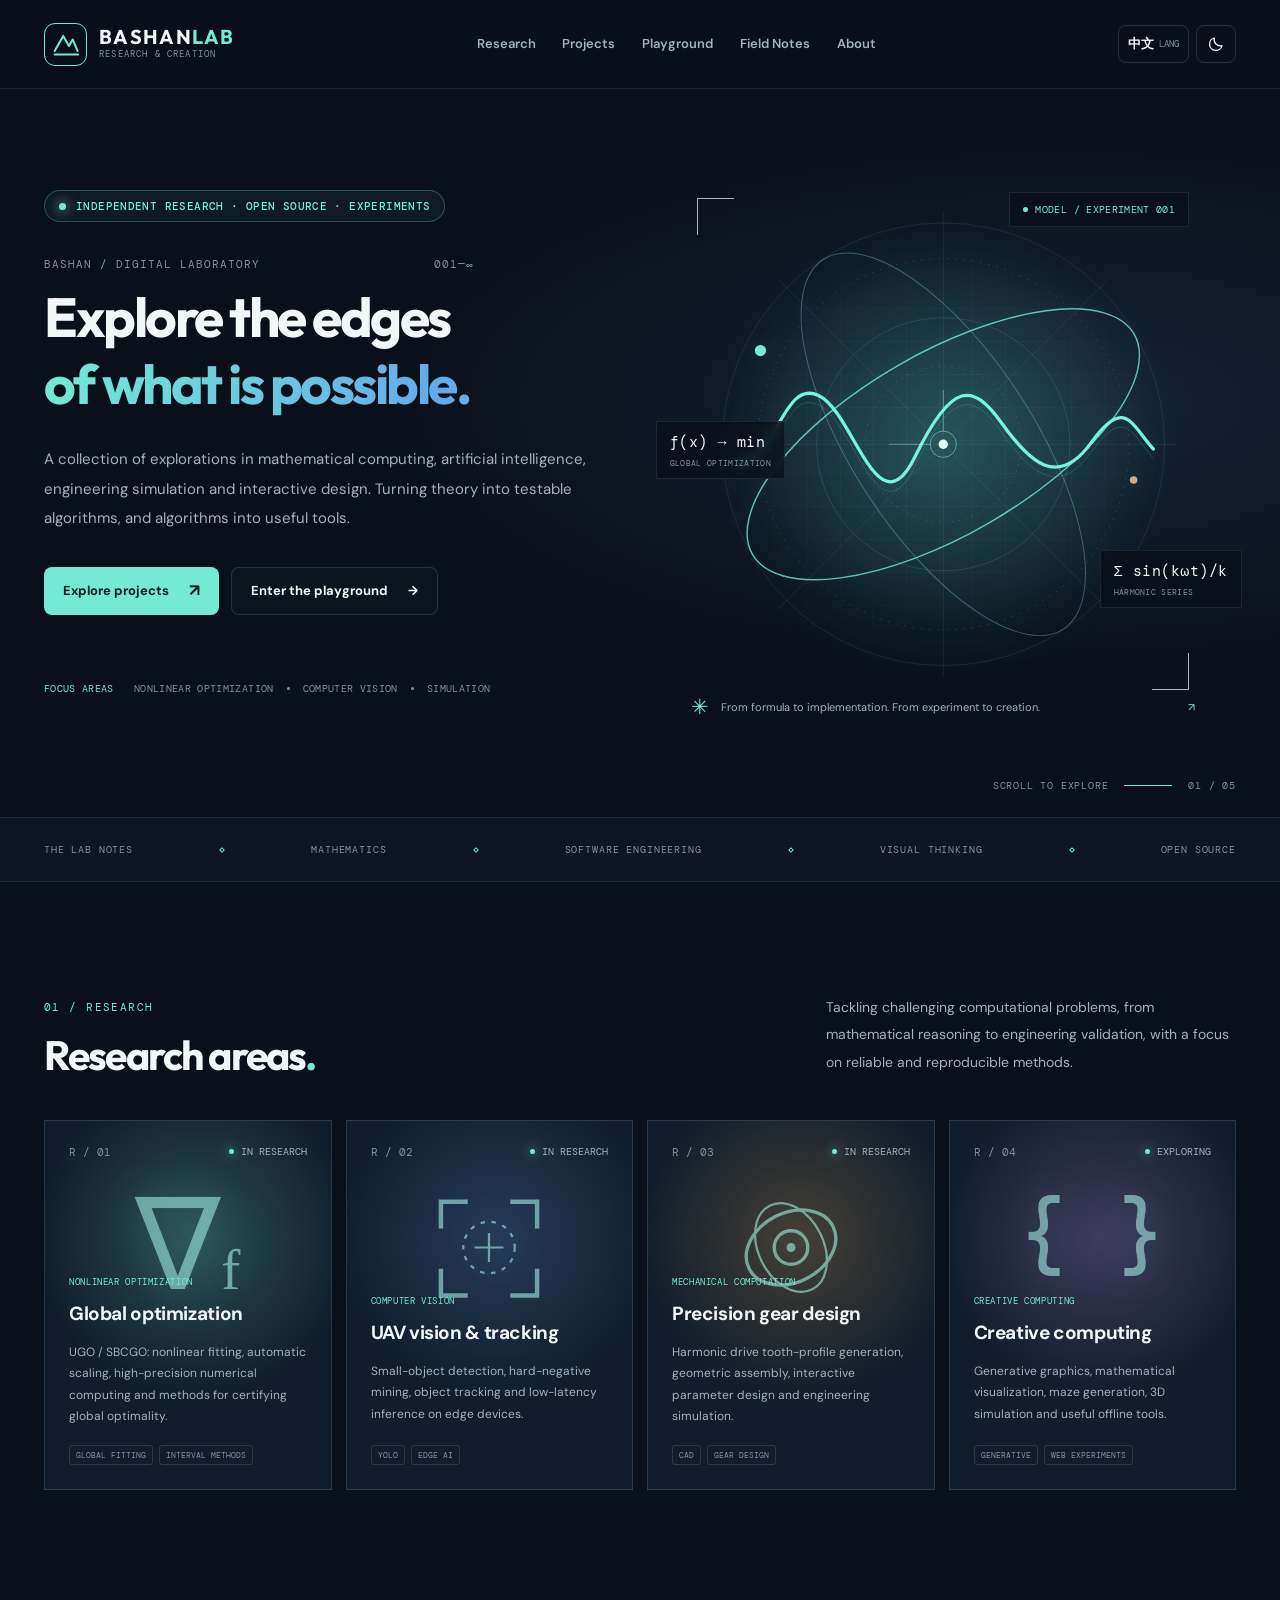
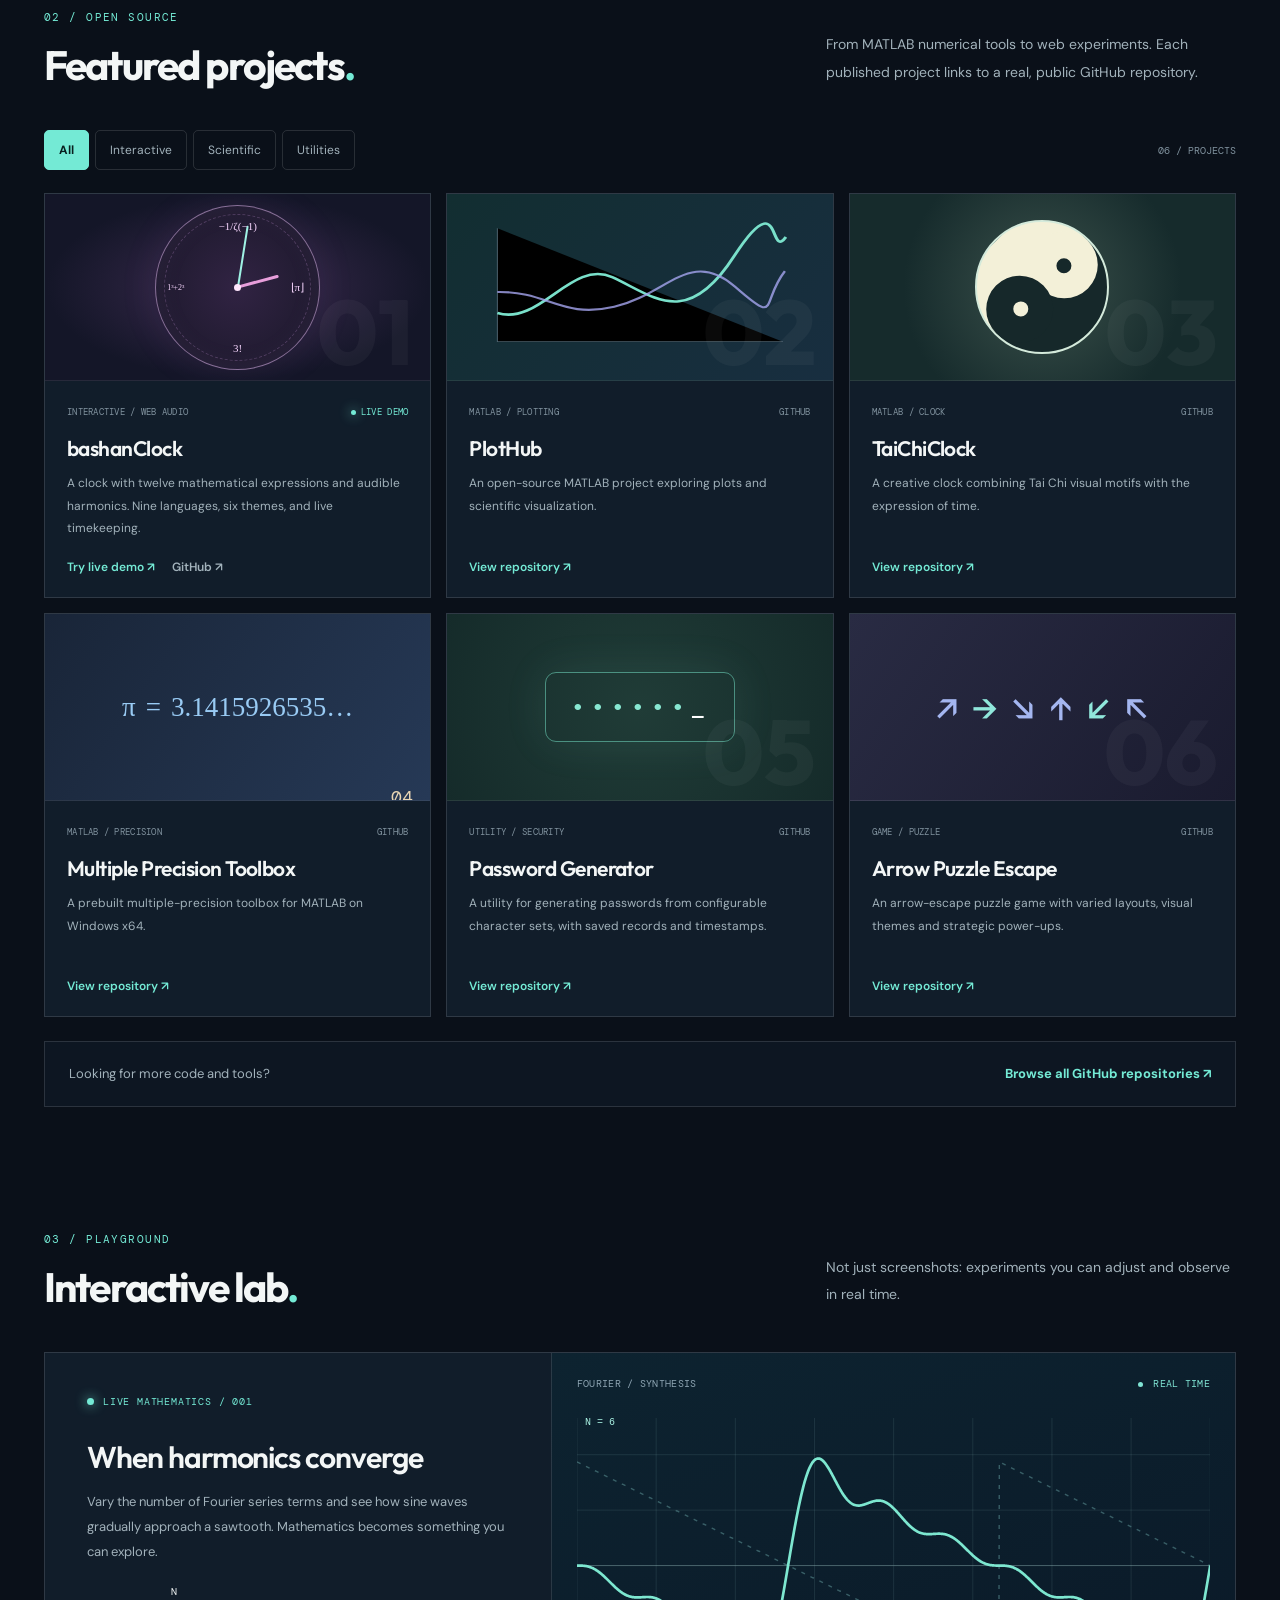
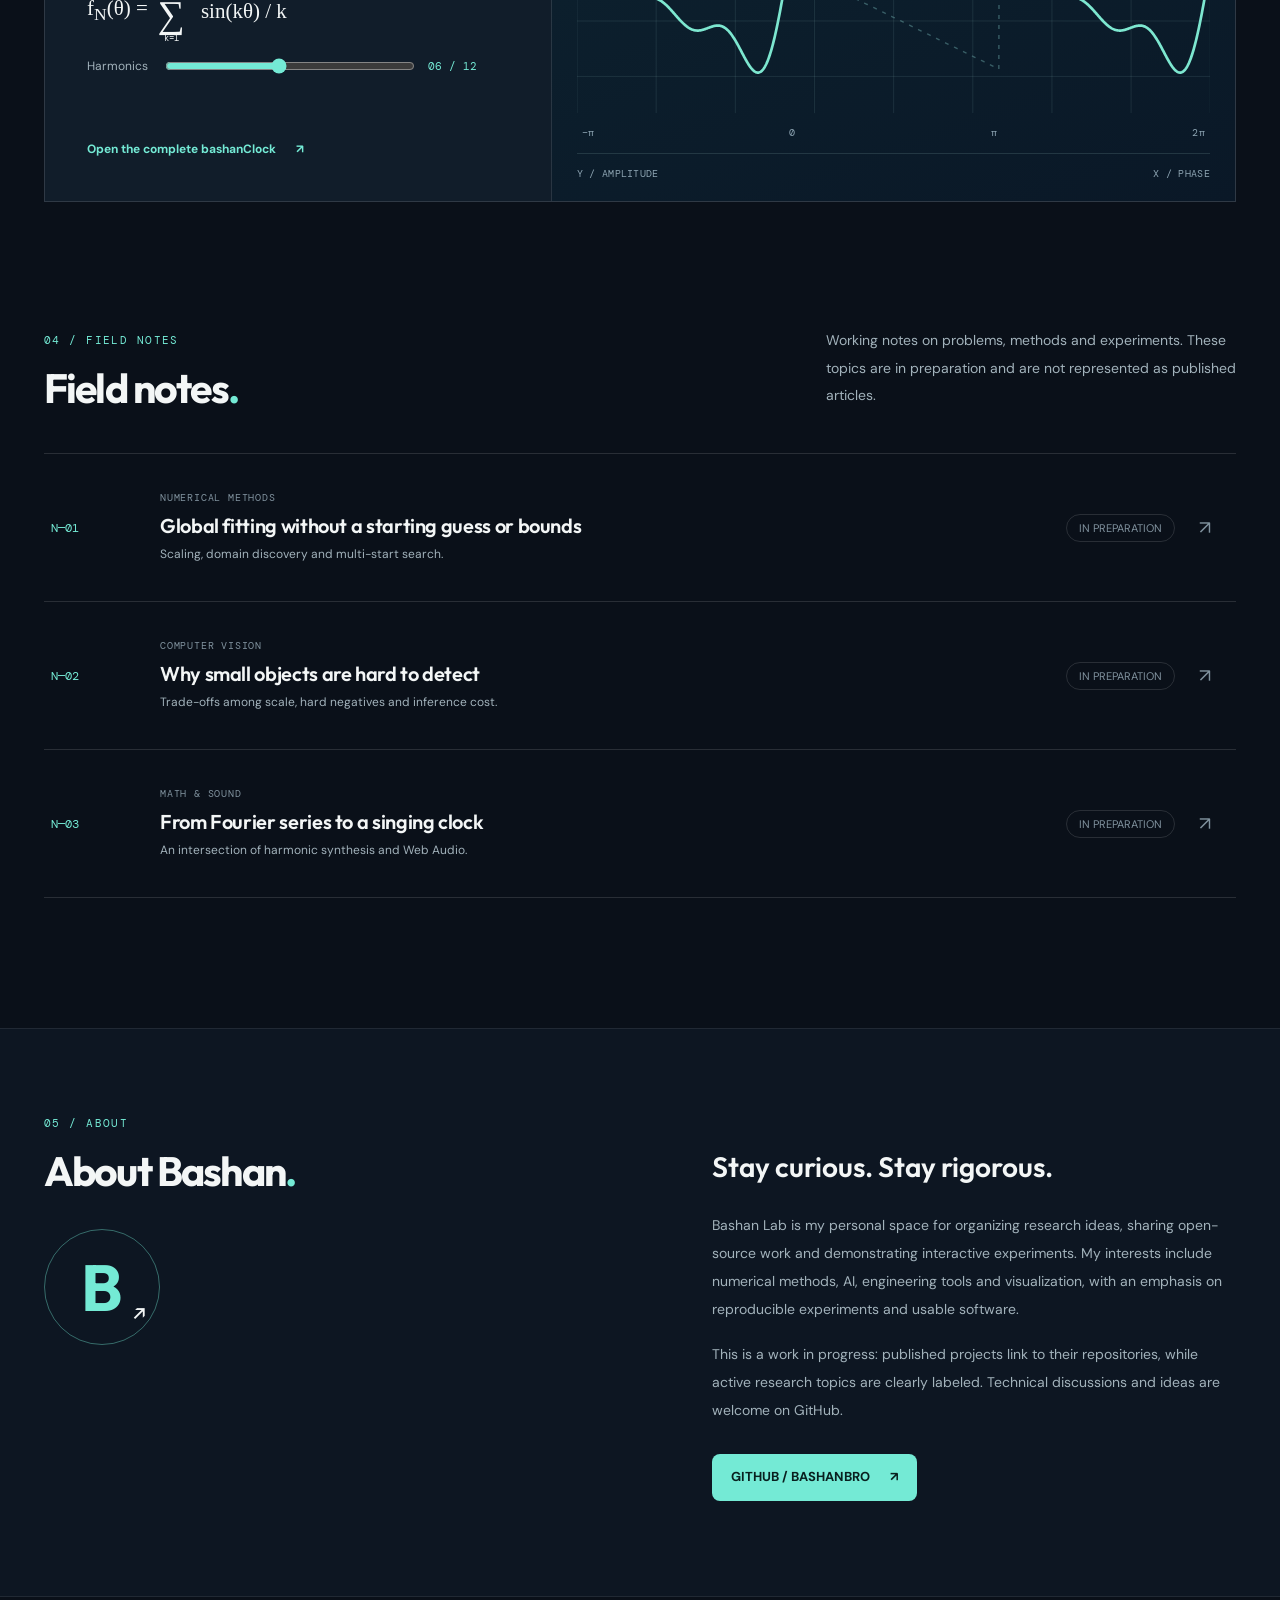
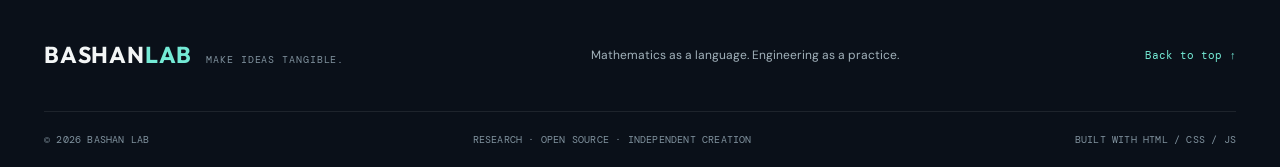
<file: index.html>
<!doctype html>
<html lang="zh-CN" data-theme="dark">
<head>
  <meta charset="utf-8">
  <meta name="viewport" content="width=device-width, initial-scale=1, viewport-fit=cover">
  <meta name="theme-color" content="#0a1019">
  <meta name="description" content="Bashan Lab · 巴山学长的数字实验室。探索数学、数值优化、计算机视觉、工程仿真与开源创造。">
  <meta property="og:title" content="Bashan Lab — Research, Code & Creative Experiments">
  <meta property="og:description" content="以数学思考，用代码验证。个人研究、开源作品与交互实验室。">
  <meta property="og:type" content="website">
  <meta property="og:url" content="https://bashanbro.github.io/">
  <meta name="color-scheme" content="dark light">
  <link rel="icon" type="image/svg+xml" href="./assets/favicon.svg">
  <link rel="stylesheet" href="./assets/site.css">
  <script src="./assets/site.js" defer></script>
  <title>Bashan Lab | 巴山学长的数字实验室</title>
</head>
<body>
  <a class="skip-link" href="#main" data-i18n="skip">跳转至主要内容</a>
  <div class="scroll-meter" id="scrollMeter" aria-hidden="true"></div>
  <header class="site-header" id="siteHeader">
    <div class="shell header-inner">
      <a class="brand" href="#top" aria-label="Bashan Lab home">
        <span class="brand-mark" aria-hidden="true"><svg viewBox="0 0 42 42" fill="none"><path d="M7 29.5 17.6 11l7.1 12.4 4.6-8 6 14.1" stroke="currentColor" stroke-width="2.5" stroke-linejoin="round" stroke-linecap="round"/><path d="M7 34h29" stroke="currentColor" stroke-width="2.5" stroke-linecap="round"/></svg></span>
        <span class="brand-type"><strong>BASHAN<span>LAB</span></strong><small>RESEARCH & CREATION</small></span>
      </a>
      <nav class="main-nav" id="mainNav" aria-label="Primary navigation">
        <a href="#research" data-i18n="navResearch">研究方向</a>
        <a href="#projects" data-i18n="navProjects">开源作品</a>
        <a href="#playground" data-i18n="navPlayground">交互实验室</a>
        <a href="#notes" data-i18n="navNotes">技术笔记</a>
        <a href="#about" data-i18n="navAbout">关于</a>
      </nav>
      <div class="header-tools">
        <button class="tool-button language-switch" id="langToggle" type="button" aria-label="Switch language" title="Switch language"><span id="languageLabel">EN</span><span class="tool-caption">LANG</span></button>
        <button class="tool-button theme-switch" id="themeToggle" type="button" aria-label="切换明暗主题" title="切换明暗主题"><svg viewBox="0 0 24 24" fill="none" aria-hidden="true"><path d="M20 14.2A8.3 8.3 0 0 1 9.8 4a8.4 8.4 0 1 0 10.2 10.2Z" stroke="currentColor" stroke-width="1.7" stroke-linejoin="round"/></svg></button>
        <button class="mobile-menu-button" id="menuToggle" type="button" aria-expanded="false" aria-controls="mainNav" aria-label="打开导航"><span></span><span></span><span></span></button>
      </div>
    </div>
  </header>

  <main id="main">
    <section class="hero section" id="top" aria-labelledby="heroHeading">
      <div class="hero-mesh" aria-hidden="true"></div>
      <div class="shell hero-grid">
        <div class="hero-copy">
          <div class="micro-label"><span class="pulse-dot"></span><span data-i18n="heroEyebrow">独立研究 · 开源工程 · 创意实验</span></div>
          <p class="hero-index">BASHAN / DIGITAL LABORATORY <span>001—∞</span></p>
          <h1 id="heroHeading"><span data-i18n="heroTitle1">探索问题的边界，</span><span class="gradient-text" data-i18n="heroTitle2">构建答案的形状。</span></h1>
          <p class="hero-lead" data-i18n="heroDescription">这里记录我在数学计算、人工智能、工程仿真与交互设计中的探索。让抽象的理论成为可验证的算法，让算法成为真实可用的工具。</p>
          <div class="hero-actions">
            <a class="btn btn-primary" href="#projects"><span data-i18n="heroPrimary">探索开源作品</span><span class="arrow" aria-hidden="true">↗</span></a>
            <a class="btn btn-ghost" href="#playground"><span data-i18n="heroSecondary">进入交互实验室</span><span aria-hidden="true">→</span></a>
          </div>
          <div class="hero-foot">
            <span class="hero-foot-label" data-i18n="heroFoot">研究关键词</span>
            <span>NONLINEAR OPTIMIZATION</span><i aria-hidden="true"></i><span>COMPUTER VISION</span><i aria-hidden="true"></i><span>SIMULATION</span>
          </div>
        </div>

        <div class="hero-art" aria-label="数学曲面与谐波的抽象可视化" role="img">
          <div class="art-corner art-corner-tl"></div><div class="art-corner art-corner-br"></div>
          <div class="art-grid"></div>
          <div class="art-orb">
            <svg viewBox="0 0 600 600" fill="none" aria-hidden="true" class="art-svg">
              <defs><linearGradient id="orbitGrad" x1="0" y1="0" x2="600" y2="600"><stop stop-color="#76F4DC"/><stop offset=".57" stop-color="#6CA9FF"/><stop offset="1" stop-color="#E9A77B"/></linearGradient><radialGradient id="orbGlow"><stop stop-color="#4EDCC0" stop-opacity=".18"/><stop offset="1" stop-color="#4EDCC0" stop-opacity="0"/></radialGradient></defs>
              <circle cx="300" cy="300" r="255" fill="url(#orbGlow)"/>
              <circle cx="300" cy="300" r="236" stroke="#77A7BD" stroke-opacity=".14" stroke-width="1"/>
              <circle cx="300" cy="300" r="198" stroke="#77A7BD" stroke-opacity=".23" stroke-dasharray="2 7"/>
              <circle cx="300" cy="300" r="135" stroke="#77A7BD" stroke-opacity=".19"/>
              <circle cx="300" cy="300" r="83" stroke="#77A7BD" stroke-opacity=".23" stroke-dasharray="2 5"/>
              <path d="M300 52V548M52 300H548M124 124 476 476M476 124 124 476" stroke="#83AEB9" stroke-opacity=".12"/>
              <g class="art-rotator"><ellipse cx="300" cy="300" rx="235" ry="97" transform="rotate(-30 300 300)" stroke="url(#orbitGrad)" stroke-opacity=".76" stroke-width="1.5"/><ellipse cx="300" cy="300" rx="235" ry="97" transform="rotate(57 300 300)" stroke="#81BADA" stroke-opacity=".42" stroke-width="1"/><circle cx="105" cy="200" r="6" fill="#74EAD7"/><circle cx="503" cy="338" r="4" fill="#D8A685"/></g>
              <path d="M80 322 C124 315 129 230 167 248 S230 395 270 313 S332 235 362 277 S422 348 458 298 S501 280 524 305" stroke="url(#orbitGrad)" stroke-width="3.5" stroke-linecap="round" filter="none"/>
              <path d="M80 332 C124 325 129 240 167 258 S230 405 270 323 S332 245 362 287 S422 358 458 308 S501 290 524 315" stroke="#72CDB9" stroke-width="1" opacity=".22"/>
              <circle cx="300" cy="300" r="5" fill="#DFFFF9"/><circle cx="300" cy="300" r="14" stroke="#9EF5E7" stroke-opacity=".52"/>
              <path d="M286 300h-44m58-14v-44" stroke="#9EF5E7" stroke-opacity=".48"/>
            </svg>
          </div>
          <div class="art-label art-label-top"><span class="art-label-dot"></span><span>MODEL / EXPERIMENT 001</span></div>
          <div class="art-label art-label-left"><span>f(x) → min</span><small>GLOBAL OPTIMIZATION</small></div>
          <div class="art-label art-label-right"><span>Σ sin(kωt)/k</span><small>HARMONIC SERIES</small></div>
          <div class="art-bottom"><span class="art-bottom-star">✳</span><span data-i18n="artCaption">从公式到实现，从实验到作品。</span><span>↗</span></div>
        </div>
      </div>
      <div class="shell hero-end"><span>SCROLL TO EXPLORE</span><span class="scroll-dash"></span><span>01 / 05</span></div>
    </section>

    <section class="signal-band" aria-label="核心研究方向">
      <div class="shell signal-inner"><span>THE LAB NOTES</span><span class="signal-sep"></span><span>MATHEMATICS</span><span class="signal-sep"></span><span>SOFTWARE ENGINEERING</span><span class="signal-sep"></span><span>VISUAL THINKING</span><span class="signal-sep"></span><span>OPEN SOURCE</span></div>
    </section>

    <section class="section content-section" id="research" aria-labelledby="researchHeading">
      <div class="shell">
        <div class="section-head">
          <div><p class="section-overline">01 / RESEARCH</p><h2 id="researchHeading" data-i18n="researchTitle">研究方向<span class="punct">.</span></h2></div>
          <p class="section-intro" data-i18n="researchIntro">关注具有挑战性的计算问题，从理论推导到工程验证，持续探索可靠、有效和可复现的实现方法。</p>
        </div>
        <div class="research-grid">
          <article class="research-card research-a"><div class="research-top"><span class="research-n">R / 01</span><span class="status-tag"><span class="status-signal"></span><span data-i18n="stageResearch">研究中</span></span></div><div class="research-symbol">∇<span class="symbol-sub">f</span></div><div class="research-bottom"><p class="research-key">NONLINEAR OPTIMIZATION</p><h3 data-i18n="r1Title">全局数值优化</h3><p data-i18n="r1Body">UGO / SBCGO：非凸拟合、自动尺度分析、高精度数值计算与全局最优性认证方法。</p><div class="keyword-row"><span>GLOBAL FITTING</span><span>INTERVAL METHODS</span></div></div></article>
          <article class="research-card research-b"><div class="research-top"><span class="research-n">R / 02</span><span class="status-tag"><span class="status-signal"></span><span data-i18n="stageResearch">研究中</span></span></div><div class="research-symbol research-target"><svg viewBox="0 0 110 110" fill="none" aria-hidden="true"><path d="M12 38V14h24M74 14h24v24M98 74v24H74M36 98H12V74" stroke="currentColor" stroke-width="4"/><circle cx="55" cy="55" r="23" stroke="currentColor" stroke-width="2" stroke-dasharray="4 6"/><path d="M55 42v26M42 55h26" stroke="currentColor" stroke-width="2"/></svg></div><div class="research-bottom"><p class="research-key">COMPUTER VISION</p><h3 data-i18n="r2Title">无人机视觉与跟踪</h3><p data-i18n="r2Body">小目标检测、困难负样本挖掘、目标跟踪和面向边缘设备的低延迟推理。</p><div class="keyword-row"><span>YOLO</span><span>EDGE AI</span></div></div></article>
          <article class="research-card research-c"><div class="research-top"><span class="research-n">R / 03</span><span class="status-tag"><span class="status-signal"></span><span data-i18n="stageResearch">研究中</span></span></div><div class="research-symbol research-gears"><svg viewBox="0 0 110 110" fill="none" aria-hidden="true"><ellipse cx="55" cy="55" rx="42" ry="31" stroke="currentColor" stroke-width="3" transform="rotate(-27 55 55)"/><ellipse cx="55" cy="55" rx="29" ry="42" stroke="currentColor" stroke-width="2" transform="rotate(-27 55 55)"/><circle cx="55" cy="55" r="15" stroke="currentColor" stroke-width="3"/><circle cx="55" cy="55" r="4" fill="currentColor"/></svg></div><div class="research-bottom"><p class="research-key">MECHANICAL COMPUTATION</p><h3 data-i18n="r3Title">精密传动与参数化设计</h3><p data-i18n="r3Body">谐波减速器齿形生成、几何装配、可交互参数设计及工程仿真。</p><div class="keyword-row"><span>CAD</span><span>GEAR DESIGN</span></div></div></article>
          <article class="research-card research-d"><div class="research-top"><span class="research-n">R / 04</span><span class="status-tag"><span class="status-signal"></span><span data-i18n="stageExploring">持续探索</span></span></div><div class="research-symbol research-code">{ }</div><div class="research-bottom"><p class="research-key">CREATIVE COMPUTING</p><h3 data-i18n="r4Title">计算艺术与交互实验</h3><p data-i18n="r4Body">程序化图形、数学可视化、迷宫生成、三维仿真和可离线使用的小工具。</p><div class="keyword-row"><span>GENERATIVE</span><span>WEB EXPERIMENTS</span></div></div></article>
        </div>
      </div>
    </section>

    <section class="section content-section projects-section" id="projects" aria-labelledby="projectsHeading">
      <div class="shell">
        <div class="section-head">
          <div><p class="section-overline">02 / OPEN SOURCE</p><h2 id="projectsHeading" data-i18n="projectsTitle">精选项目<span class="punct">.</span></h2></div>
          <p class="section-intro" data-i18n="projectsIntro">从 MATLAB 数值工具到浏览器交互作品。下列公开仓库均链接至真实的 GitHub 项目。</p>
        </div>
        <div class="projects-toolbar"><div class="filter-group" id="projectFilters" aria-label="Project filters"><button type="button" class="filter active" data-filter="all" aria-pressed="true" data-i18n="filterAll">全部</button><button type="button" class="filter" data-filter="interactive" aria-pressed="false" data-i18n="filterInteractive">交互作品</button><button type="button" class="filter" data-filter="scientific" aria-pressed="false" data-i18n="filterScientific">科学计算</button><button type="button" class="filter" data-filter="utilities" aria-pressed="false" data-i18n="filterUtilities">实用工具</button></div><span class="project-count"><span id="projectCount">06</span> / PROJECTS</span></div>
        <div class="projects-grid" id="projectsGrid">
          <article class="project-card featured-project" data-category="interactive"><div class="project-visual clock-visual"><div class="mini-clock" aria-hidden="true"><span class="mini-ring"></span><span class="mini-hour"></span><span class="mini-minute"></span><span class="mini-center"></span><span class="mini-num mini-num12">−1/ζ(−1)</span><span class="mini-num mini-num3">⌊π⌋</span><span class="mini-num mini-num6">3!</span><span class="mini-num mini-num9">1³+2³</span></div><span class="visual-watermark">01</span></div><div class="project-content"><div class="project-meta"><span>INTERACTIVE / WEB AUDIO</span><span class="live-status"><span class="status-signal"></span>LIVE DEMO</span></div><h3>bashanClock</h3><p data-i18n="p1Body">用十二个数学表达式刻画时间，让时钟通过谐波发声。支持九种语言、六套主题和实时走时。</p><div class="project-links"><a href="./playground/bashan-clock/" class="project-link primary-link" data-i18n="tryDemo">在线体验 ↗</a><a href="https://github.com/bashanbro/bashanClock" target="_blank" rel="noopener noreferrer" class="project-link">GitHub ↗</a></div></div></article>
          <article class="project-card" data-category="scientific"><div class="project-visual plot-visual" aria-hidden="true"><svg viewBox="0 0 330 160" preserveAspectRatio="none"><path d="M25 13V143H306" stroke="#8DA9BE" stroke-opacity=".5"/><path d="M25 110C67 125 98 48 138 69S211 130 258 45 292 50 309 23" stroke="#79E0CA" stroke-width="3" fill="none"/><path d="M25 86C75 85 88 117 140 103S215 35 259 80 284 98 308 62" stroke="#A6A5EF" stroke-width="2.4" fill="none" opacity=".8"/></svg><span class="visual-watermark">02</span></div><div class="project-content"><div class="project-meta"><span>MATLAB / PLOTTING</span><span>GITHUB</span></div><h3>PlotHub</h3><p data-i18n="p2Body">MATLAB 可视化相关开源项目，汇集图形与绘图探索。</p><div class="project-links"><a href="https://github.com/bashanbro/plothub" target="_blank" rel="noopener noreferrer" class="project-link primary-link" data-i18n="viewRepo">查看仓库 ↗</a></div></div></article>
          <article class="project-card" data-category="interactive"><div class="project-visual taichi-visual" aria-hidden="true"><div class="taichi-icon"><i></i><b></b></div><span class="visual-watermark">03</span></div><div class="project-content"><div class="project-meta"><span>MATLAB / CLOCK</span><span>GITHUB</span></div><h3>TaiChiClock</h3><p data-i18n="p3Body">将太极视觉元素与时间表达结合的创意时钟项目。</p><div class="project-links"><a href="https://github.com/bashanbro/TaiChiClock" target="_blank" rel="noopener noreferrer" class="project-link primary-link" data-i18n="viewRepo">查看仓库 ↗</a></div></div></article>
          <article class="project-card" data-category="scientific"><div class="project-visual precision-visual" aria-hidden="true"><span>π</span><span>=</span><span>3.1415926535…</span><span class="visual-watermark">04</span></div><div class="project-content"><div class="project-meta"><span>MATLAB / PRECISION</span><span>GITHUB</span></div><h3>Multiple Precision Toolbox</h3><p data-i18n="p4Body">面向 Windows x64 的 MATLAB 多精度计算工具箱预编译版本。</p><div class="project-links"><a href="https://github.com/bashanbro/MultiplePrecisionToolbox" target="_blank" rel="noopener noreferrer" class="project-link primary-link" data-i18n="viewRepo">查看仓库 ↗</a></div></div></article>
          <article class="project-card" data-category="utilities"><div class="project-visual password-visual" aria-hidden="true"><div class="password-icon">••••••<span>_</span></div><span class="visual-watermark">05</span></div><div class="project-content"><div class="project-meta"><span>UTILITY / SECURITY</span><span>GITHUB</span></div><h3>Password Generator</h3><p data-i18n="p5Body">可按不同字符组合规则生成密码，并记录保存时间的实用工具。</p><div class="project-links"><a href="https://github.com/bashanbro/passwordgenerator" target="_blank" rel="noopener noreferrer" class="project-link primary-link" data-i18n="viewRepo">查看仓库 ↗</a></div></div></article>
          <article class="project-card" data-category="interactive"><div class="project-visual puzzle-visual" aria-hidden="true"><span>↗</span><span>→</span><span>↘</span><span>↑</span><span>↙</span><span>↖</span><span class="visual-watermark">06</span></div><div class="project-content"><div class="project-meta"><span>GAME / PUZZLE</span><span>GITHUB</span></div><h3>Arrow Puzzle Escape</h3><p data-i18n="p6Body">箭头逃脱解谜游戏，探索不同布局、视觉主题和策略道具。</p><div class="project-links"><a href="https://github.com/bashanbro/arrowPuzzleEscape" target="_blank" rel="noopener noreferrer" class="project-link primary-link" data-i18n="viewRepo">查看仓库 ↗</a></div></div></article>
        </div>
        <div class="all-repos"><span data-i18n="moreRepos">还想查看更多代码和工具？</span><a href="https://github.com/bashanbro?tab=repositories" target="_blank" rel="noopener noreferrer" data-i18n="allRepos">浏览全部 GitHub 仓库 ↗</a></div>
      </div>
    </section>

    <section class="section content-section lab-section" id="playground" aria-labelledby="labHeading">
      <div class="shell">
        <div class="section-head"><div><p class="section-overline">03 / PLAYGROUND</p><h2 id="labHeading" data-i18n="labTitle">在线实验室<span class="punct">.</span></h2></div><p class="section-intro" data-i18n="labIntro">不是仅供观看的截图，而是能够动手调整参数、立即看到结果的交互实验。</p></div>
        <div class="playground-panel">
          <div class="playground-main">
            <div class="playground-tag"><span class="pulse-dot"></span> LIVE MATHEMATICS / 001</div>
            <h3 data-i18n="waveTitle">当十二个谐波相遇</h3>
            <p data-i18n="waveBody">调整傅里叶级数的项数，观察正弦波如何逐渐接近锯齿波。数学不再只是静态公式。</p>
            <div class="formula" aria-label="Sum from k equals 1 to N of sine k theta divided by k"><span>f<sub>N</sub>(θ) = </span><span class="sigma">∑<small>k=1</small><sup>N</sup></span><span> sin(kθ) / k</span></div>
            <div class="wave-controls"><label for="harmonicsRange" data-i18n="waveRange">谐波数量</label><input type="range" id="harmonicsRange" min="1" max="12" value="6" step="1"><output id="harmonicNumber" for="harmonicsRange">06 / 12</output></div>
            <a class="lab-open-link" href="./playground/bashan-clock/"><span data-i18n="openClock">打开完整 bashanClock 时钟</span><span>↗</span></a>
          </div>
          <div class="playground-chart"><div class="chart-top"><span>FOURIER / SYNTHESIS</span><span class="chart-led"><i></i> REAL TIME</span></div><canvas id="waveCanvas" role="img" aria-label="Interactive Fourier harmonic waveform"></canvas><div class="chart-axis"><span>−π</span><span>0</span><span>π</span><span>2π</span></div><div class="chart-bottom"><span>Y / AMPLITUDE</span><span>X / PHASE</span></div></div>
        </div>
      </div>
    </section>

    <section class="section content-section notes-section" id="notes" aria-labelledby="notesHeading">
      <div class="shell"><div class="section-head"><div><p class="section-overline">04 / FIELD NOTES</p><h2 id="notesHeading" data-i18n="notesTitle">技术笔记<span class="punct">.</span></h2></div><p class="section-intro" data-i18n="notesIntro">记录问题、方法和实验思考。以下是持续整理的主题，未将尚未发布的内容冒充已发表文章。</p></div>
        <div class="notes-list">
          <article class="note-row"><span class="note-number">N—01</span><div><p class="note-category">NUMERICAL METHODS</p><h3 data-i18n="n1Title">没有初值与边界，如何开始全局拟合？</h3><p data-i18n="n1Body">从尺度分析、域探索和多起点搜索谈起。</p></div><span class="note-state" data-i18n="comingSoon">整理中</span><span class="note-arrow" aria-hidden="true">↗</span></article>
          <article class="note-row"><span class="note-number">N—02</span><div><p class="note-category">COMPUTER VISION</p><h3 data-i18n="n2Title">复杂背景下的小目标为什么难检测？</h3><p data-i18n="n2Body">理解尺度、难负样本与推理成本之间的权衡。</p></div><span class="note-state" data-i18n="comingSoon">整理中</span><span class="note-arrow" aria-hidden="true">↗</span></article>
          <article class="note-row"><span class="note-number">N—03</span><div><p class="note-category">MATH & SOUND</p><h3 data-i18n="n3Title">从傅里叶级数到一只会发声的时钟</h3><p data-i18n="n3Body">探索谐波叠加和 Web Audio 的有趣交叉。</p></div><span class="note-state" data-i18n="comingSoon">整理中</span><span class="note-arrow" aria-hidden="true">↗</span></article>
        </div>
      </div>
    </section>

    <section class="section about-section" id="about" aria-labelledby="aboutHeading">
      <div class="shell about-grid">
        <div><p class="section-overline">05 / ABOUT</p><h2 id="aboutHeading" data-i18n="aboutTitle">关于巴山学长<span class="punct">.</span></h2><div class="about-seal" aria-hidden="true">B<span>↗</span></div></div>
        <div class="about-copy"><p class="about-lead" data-i18n="aboutLead">保持好奇，也保持严谨。</p><p data-i18n="aboutBody">Bashan Lab 是我整理研究思路、分享开源作品与展示交互实验的个人空间。我关注数值方法、人工智能、工程工具及可视化设计，重视可复现的实验与实际可用的软件。</p><p data-i18n="aboutBody2">这里展示的是持续演进的工作：已公开的软件提供仓库链接，尚在研究的方向保留探索中的状态。欢迎通过 GitHub 交流技术问题和想法。</p><div class="about-cta"><a href="https://github.com/bashanbro" target="_blank" rel="noopener noreferrer" class="btn btn-primary"><span>GITHUB / BASHANBRO</span><span aria-hidden="true">↗</span></a></div></div>
      </div>
    </section>
  </main>
  <footer class="site-footer"><div class="shell footer-top"><a class="footer-brand" href="#top">BASHAN<span>LAB</span><small>MAKE IDEAS TANGIBLE.</small></a><p data-i18n="footerLine">以数学为语言，以工程为实践。</p><a class="back-top" href="#top" data-i18n="backTop">返回顶部 ↑</a></div><div class="shell footer-bottom"><span>© <span id="copyrightYear">2026</span> BASHAN LAB</span><span data-i18n="footerDisclaimer">研究探索 · 开源分享 · 独立创作</span><span>BUILT WITH HTML / CSS / JS</span></div></footer>
</body>
</html>
</file>
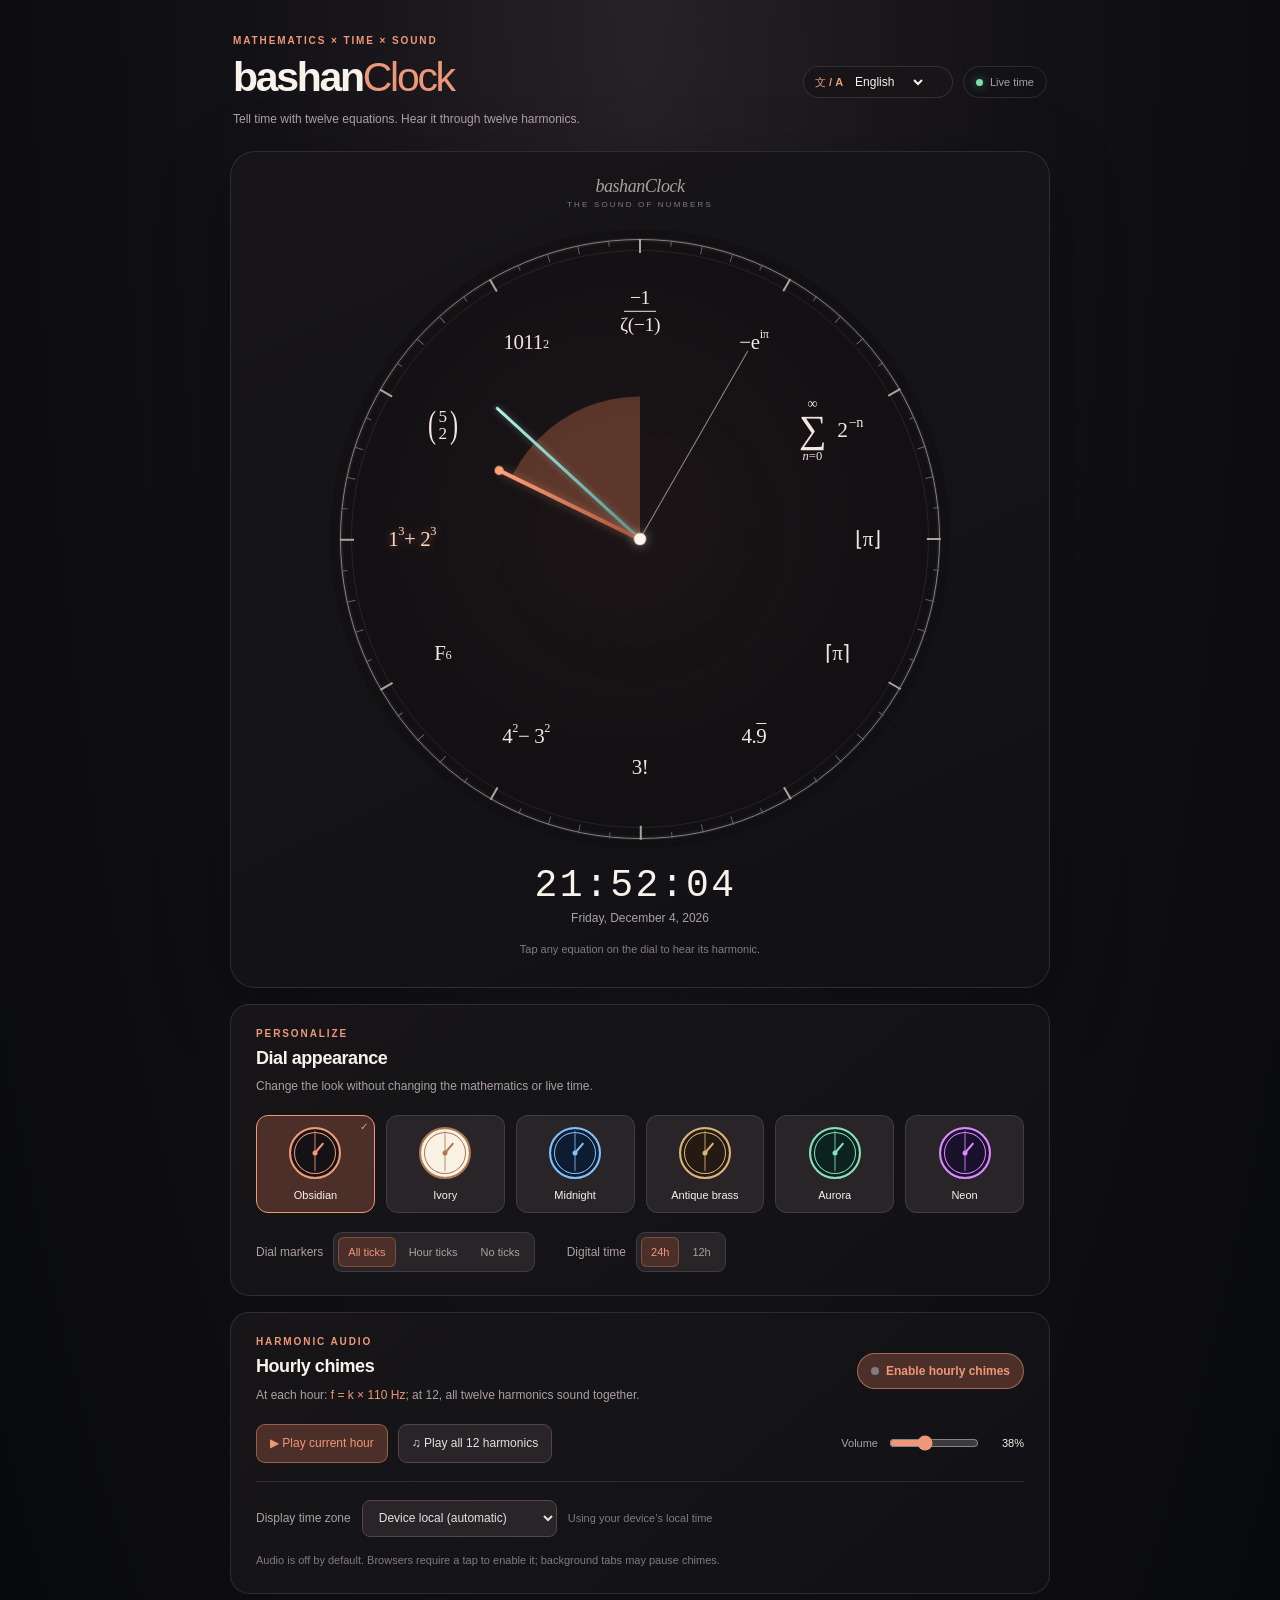
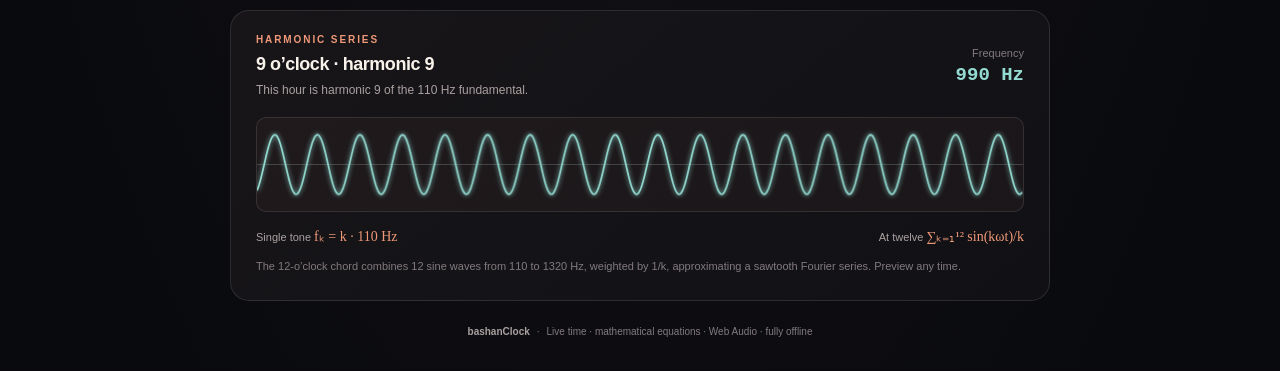
<file: playground/bashan-clock/index.html>
<!doctype html>
<html lang="zh-CN" data-theme="obsidian" data-marks="full">
<head>
  <meta charset="utf-8">
  <meta name="viewport" content="width=device-width, initial-scale=1, viewport-fit=cover">
  <meta name="theme-color" content="#101014" id="themeColor">
  <meta name="description" content="bashanClock — An offline, multilingual mathematical harmonic clock with live analog time and Web Audio synthesis.">
  <title>bashanClock — 数学谐波时钟</title>
<style>
:root {
  color-scheme: dark;
  --page:#0a0a0e; --body-gradient:radial-gradient(ellipse at 50% 0%,#272128 0%,#121115 43%,#090a0e 90%);
  --surface:#171518; --surface-2:#111115; --border:rgba(255,255,255,.11);
  --text:#f8f2eb; --muted:#aba0a0; --subtle:#827a7f; --accent:#ee9878; --accent-soft:#4c2f29;
  --face-center:#1c1517; --face-edge:#100f12; --rim:#898183; --tick:#655f64; --tick-major:#aca3a1;
  --label:#f3e5df; --label-active:#ffd6c1; --disc:#673c2e; --hour-start:#a34f39; --hour-end:#ffa27a;
  --minute-start:#4e938b; --minute-end:#b5f2e9; --second:#dec9c3; --hub:#fff5e9;
  --wave-single:#93dbd1; --wave-chord:#f1a586; --wave-guide:#77868166;
  --control-bg:#282428; --control-border:#55444a; --control-text:#e7dfe0;
  --panel-shadow:0 22px 75px #00000042;
  font-family:Inter,-apple-system,BlinkMacSystemFont,"Segoe UI","Noto Sans CJK SC","PingFang SC","Microsoft YaHei",Arial,sans-serif;
  font-synthesis:none;
  -webkit-font-smoothing:antialiased;
}
:root[data-theme="ivory"] {
  color-scheme:light;
  --page:#ede5d8; --body-gradient:radial-gradient(ellipse at 50% 0%,#fdf9f2 0%,#efe6d8 78%);
  --surface:#fffbf4; --surface-2:#f6ecdf; --border:#d2beab99;
  --text:#392f2a; --muted:#72645c; --subtle:#88776b; --accent:#9f5941; --accent-soft:#f1dfd0;
  --face-center:#fffaf0; --face-edge:#eae0d0; --rim:#a58e76; --tick:#ac9b84; --tick-major:#715c4a;
  --label:#342d29; --label-active:#ad5b3c; --disc:#dcbca0; --hour-start:#934d37; --hour-end:#c86a42;
  --minute-start:#446b68; --minute-end:#5e9189; --second:#a58b73; --hub:#573e2c;
  --wave-single:#488b84; --wave-chord:#bd7b52; --wave-guide:#a7977966;
  --control-bg:#f5ede3; --control-border:#d5c4b3; --control-text:#443931;
  --panel-shadow:0 18px 45px #76625020;
}
:root[data-theme="midnight"] {
  --page:#081120; --body-gradient:radial-gradient(ellipse at 55% 0%,#24385b 0%,#101c31 48%,#08111f 100%);
  --surface:#17243a; --surface-2:#0c1a30; --border:#8fb8f02d;
  --text:#eef5ff; --muted:#a9b6cc; --subtle:#7e91b0; --accent:#9fcaff; --accent-soft:#203b60;
  --face-center:#172943; --face-edge:#08182c; --rim:#8db4e0; --tick:#5c83b1; --tick-major:#b5d4f1;
  --label:#dcecff; --label-active:#a6d4ff; --disc:#264c76; --hour-start:#3d77b6; --hour-end:#8ac8ff;
  --minute-start:#62a5b9; --minute-end:#b2ebf6; --second:#f1beaf; --hub:#f1f8ff;
  --wave-single:#9bd7ed; --wave-chord:#b2cafc; --wave-guide:#6380a077;
  --control-bg:#1a304b; --control-border:#54779c; --control-text:#e5f1ff;
}
:root[data-theme="brass"] {
  --page:#130f0b; --body-gradient:radial-gradient(ellipse at 50% 0%,#483325 0%,#231913 50%,#130e0b 100%);
  --surface:#2b2119; --surface-2:#1b1510; --border:#a8854a55;
  --text:#f8e9c9; --muted:#c0aa87; --subtle:#a18b72; --accent:#e1b879; --accent-soft:#463321;
  --face-center:#2d2118; --face-edge:#15100b; --rim:#bba06e; --tick:#8c7552; --tick-major:#e5ca94;
  --label:#f5dba7; --label-active:#ffe4a6; --disc:#6b452a; --hour-start:#a57838; --hour-end:#ebc789;
  --minute-start:#95754d; --minute-end:#e5d2ab; --second:#ecb26e; --hub:#fce6bc;
  --wave-single:#d5bd91; --wave-chord:#f4bf79; --wave-guide:#a88f5b66;
  --control-bg:#3a2c21; --control-border:#806143; --control-text:#f5e4ca;
}
:root[data-theme="aurora"] {
  --page:#061717; --body-gradient:radial-gradient(ellipse at 50% 0%,#1d4943 0%,#0e2425 52%,#081617 100%);
  --surface:#142c2c; --surface-2:#0c1e1e; --border:#78bda13d;
  --text:#e9f9f0; --muted:#a2c7ba; --subtle:#7fa99d; --accent:#9be6c4; --accent-soft:#25453c;
  --face-center:#163732; --face-edge:#091d1d; --rim:#84bea6; --tick:#5a947f; --tick-major:#b1e3cb;
  --label:#e1fff1; --label-active:#aeffca; --disc:#285745; --hour-start:#4b9b77; --hour-end:#a3f4ad;
  --minute-start:#4a9b9b; --minute-end:#aaf3eb; --second:#f2c7a3; --hub:#eefff4;
  --wave-single:#9fe6ce; --wave-chord:#d3edb2; --wave-guide:#709b8670;
  --control-bg:#1f3d38; --control-border:#4c8171; --control-text:#e4fff2;
}
:root[data-theme="neon"] {
  --page:#0d0718; --body-gradient:radial-gradient(ellipse at 50% 0%,#38204c 0%,#1b102f 51%,#0b0715 100%);
  --surface:#221632; --surface-2:#140d25; --border:#c686f14b;
  --text:#f8eaff; --muted:#c7afd1; --subtle:#9f83b5; --accent:#e1a0fa; --accent-soft:#40254f;
  --face-center:#2a1941; --face-edge:#100d20; --rim:#bc8ce3; --tick:#825aab; --tick-major:#e2bdf9;
  --label:#f5dfff; --label-active:#f4b4ff; --disc:#533073; --hour-start:#b24ae0; --hour-end:#f1aaff;
  --minute-start:#348ab4; --minute-end:#9ce9ff; --second:#ff95c9; --hub:#fdf0ff;
  --wave-single:#94d8f5; --wave-chord:#e5a2ff; --wave-guide:#a185b177;
  --control-bg:#322142; --control-border:#855d9f; --control-text:#ffeaff;
}
*{box-sizing:border-box}
html{min-width:310px; background:var(--page)}
body{margin:0;min-width:310px;min-height:100vh;background:var(--body-gradient);color:var(--text);transition:background-color .22s,color .22s}
button,select,input{font:inherit}
button{cursor:pointer;-webkit-tap-highlight-color:transparent}
button:focus-visible,select:focus-visible,input:focus-visible{outline:2px solid var(--accent);outline-offset:3px}
.sr-only{position:absolute;overflow:hidden;clip:rect(0,0,0,0);white-space:nowrap;width:1px;height:1px;padding:0;margin:-1px;border:0}
h1,h2,p{margin-top:0}
.page-shell{margin:0 auto;width:min(calc(100% - 42px),820px);padding:35px 0 25px}
.page-header{display:flex;justify-content:space-between;align-items:center;gap:20px;margin:0 3px 22px}
.brand-content{min-width:0}
.eyebrow,.section-kicker{display:block;color:var(--accent);font-weight:650;letter-spacing:.19em;font-size:10px;margin:0 0 8px}
.brand-title{font-weight:650;letter-spacing:-.056em;font-size:clamp(29px,4.5vw,41px);line-height:1.15;margin:0 0 9px}
.brand-title span{color:var(--accent);font-weight:390}
.tagline{font-size:12px;line-height:1.6;color:var(--muted);margin:0;max-width:490px}
.header-actions{display:flex;gap:10px;align-items:center;flex-wrap:wrap;justify-content:flex-end}
.language-picker{position:relative;display:inline-flex;align-items:center;gap:8px;border:1px solid var(--border);background:var(--surface);border-radius:999px;padding:7px 11px;white-space:nowrap;min-width:150px}
.language-glyph{font-size:11px;font-weight:700;color:var(--accent)}
.language-picker select{background:transparent;border:none;color:var(--text);font-size:12px;cursor:pointer;max-width:110px;min-width:70px;outline:none}
.language-picker select option{background:var(--surface);color:var(--text)}
.live-chip{display:flex;align-items:center;border:1px solid var(--border);border-radius:999px;padding:9px 12px;gap:7px;font-size:11px;color:var(--muted);white-space:nowrap}
.live-dot{width:7px;height:7px;background:#80ddb0;box-shadow:0 0 10px #65d9a580;border-radius:100%;flex:none}
.clock-card{background:linear-gradient(155deg,var(--surface),var(--surface-2));padding:24px 25px 28px;border:1px solid var(--border);border-radius:25px;box-shadow:var(--panel-shadow);overflow:hidden}
.clock-card-heading{display:flex;flex-direction:column;align-items:center;gap:3px}
.dial-brand{font-family:Georgia,"Times New Roman",serif;font-style:italic;font-size:18px;letter-spacing:-.025em;color:var(--muted)}
.clock-card-note{font-size:8px;letter-spacing:.27em;color:var(--subtle);text-transform:uppercase}
.clock-face{position:relative;isolation:isolate;container-type:inline-size;margin:20px auto 0;width:min(100%,620px);aspect-ratio:1;border-radius:50%;background:radial-gradient(circle at 47% 46%,var(--face-center) 0%,var(--face-edge) 75%)}
.face-inset{position:absolute;inset:3.4%;border-radius:50%;border:1px solid color-mix(in srgb,var(--rim) 17%,transparent);pointer-events:none}
.outer-rim{position:absolute;inset:1.55%;border:1.4px solid var(--rim);border-radius:50%;box-shadow:0 0 0 1px color-mix(in srgb,var(--rim) 16%,transparent),inset 0 0 0 2px color-mix(in srgb,var(--rim) 8%,transparent);pointer-events:none}
:root[data-theme="brass"] .outer-rim{border:3px double var(--rim);box-shadow:0 0 0 4px #a8854a2f,inset 0 0 0 3px #a8854a2f}
:root[data-theme="neon"] .outer-rim{box-shadow:0 0 17px #b86bea66,inset 0 0 17px #b86bea3b}
:root[data-theme="ivory"] .outer-rim{box-shadow:0 0 0 2px #bda88b30,inset 0 0 0 2px #bda88b30}
.tick{position:absolute;inset:1.55%;transform:rotate(var(--tick-angle));pointer-events:none}
.tick::before{position:absolute;content:'';left:50%;top:0;transform:translateX(-50%);width:1px;height:6px;background:var(--tick)}
.tick.major::before{height:14px;width:2px;background:var(--tick-major)}
.tick.medium::before{height:9px}
:root[data-marks="hour"] .tick:not(.major),:root[data-marks="none"] .tick{display:none}
.progress-disc{position:absolute;left:50%;top:50%;transform:translate(-50%,-50%);width:46%;height:46%;border-radius:50%;background:conic-gradient(from 0deg, transparent 0deg var(--progress-angle,0deg),var(--disc) var(--progress-angle,0deg) 360deg);opacity:.88;box-shadow:inset 0 0 45px #00000013;pointer-events:none}
.math-label{position:absolute;transform:translate(-50%,-50%);border:0;border-radius:7px;padding:5px 6px;background:transparent;color:var(--label);font-size:clamp(11px,3.38cqw,23px);font-family:Georgia,"Cambria Math","Times New Roman",serif;display:flex;align-items:center;justify-content:center;line-height:1.05;min-height:24px;min-width:28px;white-space:nowrap;letter-spacing:-.02em;transition:background-color .15s,color .15s,text-shadow .15s}
.math-label:hover,.math-label:focus-visible{color:var(--label-active);background:color-mix(in srgb,var(--accent) 12%,transparent)}
.math-label.is-current{color:var(--label-active);text-shadow:0 0 10px color-mix(in srgb,var(--accent) 55%,transparent)}
.math-label:active{transform:translate(-50%,-50%) scale(.95)}
.math-label sub,.math-label sup{font-size:.59em;line-height:0;position:relative;vertical-align:baseline}
.math-label sup{top:-.65em}.math-label sub{bottom:-.2em}
.math-label .overline{text-decoration:overline;text-decoration-thickness:1px}
.math-label .choose{display:inline-flex;align-items:center;line-height:1;gap:1px}
.math-label .choose .paren{font-size:1.8em;font-weight:250;line-height:1;transform:scaleX(.64)}
.math-label .choose .stack{display:flex;flex-direction:column;align-items:center;font-size:.82em;gap:0;line-height:1}
.math-label .frac{display:flex;flex-direction:column;align-items:center;gap:2px;font-size:.94em;line-height:1}
.math-label .frac .num{padding:0 6px 3px;border-bottom:1.5px solid currentColor}
.math-label .frac .den{padding:1px 1px 0}
/* Give the hour-2 equation proper mathematical spacing at every dial size. */
.math-label .sum-equation{display:inline-flex;align-items:center;justify-content:center;gap:.26em;line-height:1;white-space:nowrap}
.math-label .sum-operator{display:grid;grid-template-rows:.76em 1.74em .88em;justify-items:center;align-items:center;min-width:1.75em;white-space:nowrap}
.math-label .sum-upper{grid-row:1;font-size:.68em;line-height:1;align-self:center}
.math-label .sum-symbol{grid-row:2;font-family:Georgia,"Cambria Math",serif;font-size:1.85em;line-height:.95;align-self:center}
.math-label .sum-lower{grid-row:3;font-family:Georgia,"Cambria Math",serif;font-size:.60em;line-height:1;align-self:center;letter-spacing:0}
.math-label .sum-term{font-size:1.02em;display:inline-flex;align-items:baseline;line-height:1;padding-inline:.05em}
.math-label .sum-term sup{margin-left:.07em;top:-.67em;font-size:.67em}
.math-label.hour-2{font-variant-numeric:lining-nums}
@container (max-width:340px){.math-label.hour-2{font-size:clamp(10px,3.18cqw,12px)}.math-label .sum-equation{gap:.19em}.math-label .sum-operator{min-width:1.6em}.math-label .sum-lower{font-size:.68em}}

.hands{position:absolute;inset:0;pointer-events:none}
.hand{position:absolute;left:50%;bottom:50%;border-radius:999px;transform-origin:50% 100%;transform:translateX(-50%) rotate(var(--angle,0deg));will-change:transform}
.hour-hand{width:4px;height:25.2%;z-index:4;background:linear-gradient(to top,var(--hour-start),var(--hour-end));box-shadow:0 0 8px color-mix(in srgb,var(--hour-end) 38%,transparent)}
.hour-hand::before{content:'';position:absolute;top:-5px;left:50%;transform:translateX(-50%);width:9px;height:9px;border-radius:50%;background:var(--hour-end)}
.minute-hand{width:2.7px;height:31.5%;z-index:3;background:linear-gradient(to top,var(--minute-start),var(--minute-end));box-shadow:0 0 6px color-mix(in srgb,var(--minute-end) 35%,transparent)}
.second-hand{width:1.2px;height:35%;z-index:2;background:var(--second);opacity:.65}
.hand-hub{width:13px;height:13px;position:absolute;left:50%;top:50%;z-index:6;transform:translate(-50%,-50%);border-radius:50%;background:var(--hub);border:1px solid color-mix(in srgb,var(--rim) 50%,transparent);box-shadow:0 0 12px color-mix(in srgb,var(--hub) 40%,transparent)}
.digital-clock{display:flex;gap:9px;align-items:baseline;justify-content:center;margin:15px auto 0;font-variant-numeric:tabular-nums}
.digital-time{font-family:ui-monospace,"SFMono-Regular",Consolas,monospace;font-size:clamp(28px,5vw,38px);font-weight:400;letter-spacing:.065em}
.ampm{color:var(--subtle);font-size:11px}
.date-text{text-align:center;color:var(--muted);font-size:12px;margin:4px 0 0}
.clock-help{text-align:center;color:var(--subtle);font-size:11px;margin:16px 0 0;line-height:1.6}
.settings-card,.controls-card,.harmonics-card{margin-top:16px;padding:23px 25px;background:linear-gradient(140deg,var(--surface),var(--surface-2));border:1px solid var(--border);border-radius:19px}
.section-heading h2,.controls-header h2,.harmonics-header h2{font-size:18px;font-weight:620;line-height:1.3;margin:0 0 7px;letter-spacing:-.025em}
.section-heading p,.controls-header p,.harmonics-header p{color:var(--muted);font-size:12px;line-height:1.6;margin:0}
.theme-grid{display:grid;grid-template-columns:repeat(6,minmax(0,1fr));gap:11px;margin-top:18px}
.theme-choice{position:relative;min-width:0;display:flex;align-items:center;flex-direction:column;gap:9px;background:var(--control-bg);color:var(--text);border:1px solid var(--border);border-radius:12px;padding:11px 5px 10px;transition:transform .16s,border-color .16s,background .16s}
.theme-choice[aria-pressed="true"]{border-color:var(--accent);background:var(--accent-soft)}
.theme-choice:hover{transform:translateY(-2px);border-color:var(--accent)}
.theme-preview{position:relative;display:block;width:52px;height:52px;flex:none;border-radius:50%;background:var(--preview-bg);border:2px solid var(--preview-accent);box-shadow:inset 0 0 0 3px var(--preview-bg),inset 0 0 0 4px var(--preview-accent)}
.theme-preview::before{content:'';position:absolute;inset:21px 4px auto;height:1px;background:var(--preview-accent);opacity:.6;transform:rotate(-90deg)}
.theme-preview::after{content:'';position:absolute;top:5px;bottom:5px;left:50%;border-left:1px solid var(--preview-accent);opacity:.35;transform:translateX(-50%)}
.preview-clock-hand{display:block;position:absolute;z-index:2;left:50%;bottom:50%;width:2px;height:27%;background:var(--preview-accent);transform-origin:bottom;transform:translateX(-50%) rotate(40deg)}
.preview-clock-dot{position:absolute;z-index:3;left:50%;top:50%;width:5px;height:5px;transform:translate(-50%,-50%);background:var(--preview-accent);border-radius:50%}
.theme-name{font-size:11px;line-height:1.35;text-align:center;overflow-wrap:anywhere}
.theme-check{position:absolute;top:5px;right:6px;font-size:10px;color:var(--accent);opacity:0;font-weight:700}
.theme-choice[aria-pressed="true"] .theme-check{opacity:1}
.settings-rail{display:flex;align-items:flex-end;gap:20px 32px;margin-top:19px;flex-wrap:wrap}
.setting-block{display:flex;align-items:center;gap:10px;flex-wrap:wrap}
.setting-label{color:var(--muted);font-size:12px;white-space:nowrap}
.segmented{display:flex;gap:3px;padding:4px;border:1px solid var(--border);border-radius:9px;background:var(--control-bg)}
.segmented button{border:0;color:var(--muted);background:transparent;border-radius:6px;padding:7px 10px;min-height:30px;font-size:11px;white-space:nowrap}
.segmented button[aria-pressed="true"]{background:var(--accent-soft);color:var(--accent);box-shadow:inset 0 0 0 1px color-mix(in srgb,var(--accent) 30%,transparent)}
.controls-header,.harmonics-header{display:flex;justify-content:space-between;align-items:center;gap:16px}
.controls-header em{font-style:normal;color:var(--accent);white-space:nowrap}
.toggle-button{white-space:nowrap;border-radius:999px;background:var(--accent-soft);border:1px solid color-mix(in srgb,var(--accent) 55%,transparent);color:var(--accent);padding:10px 13px;font-size:12px;font-weight:600}
.toggle-indicator{display:inline-block;width:8px;height:8px;margin-right:7px;border-radius:50%;background:var(--subtle)}
.toggle-button[aria-pressed="true"] .toggle-indicator{background:#7ddd9d;box-shadow:0 0 8px #60e3a080}
.controls-row{display:flex;align-items:center;gap:10px;flex-wrap:wrap;margin-top:19px}
.action-button{border-radius:9px;background:var(--control-bg);color:var(--control-text);border:1px solid var(--control-border);padding:10px 13px;font-size:12px;min-height:39px}
.action-button.primary{background:var(--accent-soft);border-color:color-mix(in srgb,var(--accent) 46%,transparent);color:var(--accent)}
.action-button:hover{border-color:var(--accent)}
.action-button:active{transform:translateY(1px)}
.volume-field{display:flex;align-items:center;gap:9px;white-space:nowrap;font-size:11px;color:var(--muted);margin-left:auto}
.volume-field input{accent-color:var(--accent);width:90px;cursor:pointer}
.volume-field output{min-width:34px;text-align:right;color:var(--text);font-variant-numeric:tabular-nums}
.timezone-row{display:flex;align-items:center;gap:11px;flex-wrap:wrap;border-top:1px solid var(--border);margin-top:18px;padding-top:18px}
.timezone-row select{max-width:100%;min-height:37px;padding:8px 12px;border-radius:8px;background:var(--control-bg);border:1px solid var(--control-border);color:var(--control-text);font-size:12px}
.tz-description{color:var(--subtle);font-size:11px}
.audio-note{margin:14px 0 0;color:var(--subtle);font-size:11px;line-height:1.7}
.harmonics-card{margin-bottom:22px}
.harmonics-header h2{margin-bottom:5px}
.frequency-readout{display:flex;flex-direction:column;align-items:flex-end;gap:5px;white-space:nowrap}
.frequency-readout span{color:var(--subtle);font-size:11px}
.frequency-readout strong{color:var(--wave-single);font-family:ui-monospace,Consolas,monospace;font-size:19px;font-weight:600}
.wave-canvas{width:100%;height:95px;display:block;margin-top:17px;border-radius:10px;background:color-mix(in srgb,var(--accent) 4%,transparent);border:1px solid var(--border)}
.formula-bar{display:flex;justify-content:space-between;gap:9px 18px;flex-wrap:wrap;margin-top:16px;font-size:11px;color:var(--muted)}
.formula-bar code{font-family:Georgia,serif;font-size:14px;color:var(--accent);white-space:nowrap}
.formula-note{color:var(--subtle);line-height:1.8;font-size:11px;margin:12px 0 0}
footer{text-align:center;color:var(--subtle);font-size:10px;line-height:1.7;padding:0 10px 5px}
footer span:first-child{font-weight:650;color:var(--muted)}.footer-dot{margin:0 7px}
@media(max-width:720px){
  .page-shell{width:calc(100% - 26px);padding-top:22px}
  .page-header{align-items:flex-start;flex-wrap:wrap;gap:12px}
  .header-actions{justify-content:flex-start}
  .clock-card{padding:22px 13px 25px}
  .theme-grid{grid-template-columns:repeat(3,minmax(0,1fr));gap:9px}
}
@media(max-width:480px){
  .page-shell{width:calc(100% - 20px);padding-top:17px}
  .page-header{margin-bottom:17px}
  .brand-title{font-size:31px}
  .eyebrow{font-size:9px}
  .tagline{font-size:11px}
  .language-picker{padding:6px 9px;min-width:130px}
  .live-chip{padding:8px 10px;font-size:10px}
  .clock-card{border-radius:18px;padding:19px 6px 20px}
  .clock-face{margin-top:17px}
  .math-label{font-size:clamp(10px,3.33cqw,20px);padding:3px 3px}
  .tick.major::before{height:10px}
  .tick::before{height:5px}
  .hour-hand{width:3px}.minute-hand{width:2px}
  .hand-hub{width:11px;height:11px}
  .digital-time{font-size:27px}
  .date-text{font-size:11px}
  .clock-help{font-size:10px;margin-top:12px}
  .settings-card,.controls-card,.harmonics-card{padding:18px 14px;border-radius:16px}
  .section-heading h2,.controls-header h2,.harmonics-header h2{font-size:16px}
  .controls-header{align-items:flex-start;flex-wrap:wrap;gap:12px}
  .controls-header p,.section-heading p,.harmonics-header p{font-size:11px}
  .toggle-button{font-size:11px;padding:9px 11px}
  .theme-preview{width:47px;height:47px}
  .theme-preview::before{inset:19px 4px auto}
  .theme-name{font-size:11px}
  .setting-block{gap:7px}
  .segmented button{padding:7px 8px}
  .volume-field{margin-left:0}
  .action-button{font-size:11px;padding:9px 10px}
  .frequency-readout strong{font-size:16px}
}
@media(max-width:355px){
  .page-shell{width:calc(100% - 12px)}
  .math-label{font-size:3.2cqw;padding:2px}
  .clock-card{padding-inline:4px}
}
@media(prefers-reduced-motion:reduce){ *,*::before,*::after{transition:none!important} }

</style>

</head>
<body>
  <main class="page-shell">
    <header class="page-header">
      <div class="brand-content">
        <p class="eyebrow" data-i18n="brandKicker">数学 × 时间 × 声音</p>
        <h1 class="brand-title">bashan<span>Clock</span></h1>
        <p class="tagline" data-i18n="tagline">用十二个等式度量时间，用十二级谐波听见时间。</p>
      </div>
      <div class="header-actions">
        <label class="language-picker" for="languageSelect"><span class="language-glyph" aria-hidden="true">文 / A</span><span class="sr-only" data-i18n="language">界面语言</span>
          <select id="languageSelect" aria-label="界面语言">
            <option value="zh-CN">简体中文</option>
            <option value="zh-TW">繁體中文</option>
            <option value="en">English</option>
            <option value="ja">日本語</option>
            <option value="ko">한국어</option>
            <option value="fr">Français</option>
            <option value="es">Español</option>
            <option value="pt">Português</option>
            <option value="ru">Русский</option>
          </select>
        </label>
        <span class="live-chip"><span class="live-dot" aria-hidden="true"></span><span data-i18n="live">实时同步</span></span>
      </div>
    </header>

    <section class="clock-card" id="clockCard" aria-label="实时数学时钟">
      <div class="clock-card-heading">
        <span class="dial-brand">bashanClock</span>
        <span class="clock-card-note" data-i18n="dialNote">THE SOUND OF NUMBERS</span>
      </div>
      <div class="clock-face" id="clockFace" aria-label="数学表盘，点击表达式试听谐波">
        <div class="face-inset" aria-hidden="true"></div>
        <div class="outer-rim" aria-hidden="true"></div>
        <div class="ticks" id="ticks" aria-hidden="true"></div>
        <div class="progress-disc" id="progressDisc" aria-hidden="true"></div>
        <div id="mathLabels" class="math-labels"></div>
        <div class="hands" aria-hidden="true">
          <div id="hourHand" class="hand hour-hand"></div>
          <div id="minuteHand" class="hand minute-hand"></div>
          <div id="secondHand" class="hand second-hand"></div>
          <div class="hand-hub"></div>
        </div>
      </div>
      <div class="digital-clock" aria-live="off">
        <span id="digitalTime" class="digital-time" role="timer">--:--:--</span>
        <span id="ampm" class="ampm"></span>
      </div>
      <p id="dateText" class="date-text">—</p>
      <p class="clock-help" data-i18n="clockHelp">点击表盘上的表达式，试听该小时对应的谐波</p>
    </section>

    <section class="settings-card" aria-label="表盘个性化">
      <div class="section-heading">
        <div>
          <span class="section-kicker" data-i18n="personalizeKicker">PERSONALIZE</span>
          <h2 data-i18n="appearanceTitle">表盘样式</h2>
          <p data-i18n="appearanceSubtitle">更换表盘外观，数学刻度与实时走时保持不变。</p>
        </div>
      </div>
      <div class="theme-grid" id="themeGrid" role="group" aria-label="表盘主题"></div>
      <div class="settings-rail">
        <div class="setting-block">
          <label class="setting-label" id="marksLabel" data-i18n="tickMarks">表盘刻度</label>
          <div class="segmented" role="group" aria-labelledby="marksLabel" id="marksGroup">
            <button type="button" data-marks-choice="full" data-i18n="marksFull" aria-pressed="true">完整刻度</button>
            <button type="button" data-marks-choice="hour" data-i18n="marksHour" aria-pressed="false">整点刻度</button>
            <button type="button" data-marks-choice="none" data-i18n="marksNone" aria-pressed="false">无刻度</button>
          </div>
        </div>
        <div class="setting-block">
          <label class="setting-label" id="timeFormatLabel" data-i18n="timeFormat">数字时间</label>
          <div class="segmented" role="group" aria-labelledby="timeFormatLabel" id="timeFormatGroup">
            <button type="button" data-format-choice="24" aria-pressed="true">24h</button>
            <button type="button" data-format-choice="12" aria-pressed="false">12h</button>
          </div>
        </div>
      </div>
    </section>

    <section class="controls-card" aria-label="谐波报时及时间设置">
      <div class="controls-header">
        <div>
          <span class="section-kicker" data-i18n="audioKicker">HARMONIC AUDIO</span>
          <h2 data-i18n="audioTitle">谐波报时</h2>
          <p><span data-i18n="audioIntro">每到整点播放</span> <em>f = k × 110 Hz</em><span data-i18n="audioOutro">；12 点奏响十二个谐波。</span></p>
        </div>
        <button id="soundToggle" class="toggle-button" type="button" aria-pressed="false">
          <span class="toggle-indicator" aria-hidden="true"></span><span id="soundLabel" data-i18n="enableChime">开启整点报时</span>
        </button>
      </div>
      <div class="controls-row">
        <button type="button" class="action-button primary" id="playCurrent"><span aria-hidden="true">▶</span> <span data-i18n="playCurrent">试听当前小时</span></button>
        <button type="button" class="action-button" id="playChord"><span aria-hidden="true">♫</span> <span data-i18n="playChord">试听十二谐波</span></button>
        <label class="volume-field" for="volumeSlider"><span data-i18n="volume">音量</span><input type="range" id="volumeSlider" min="0" max="100" value="38" step="1"><output id="volumeValue" for="volumeSlider">38%</output></label>
      </div>
      <div class="timezone-row">
        <label class="setting-label" for="timezoneSelect" data-i18n="timezone">显示时区</label>
        <select id="timezoneSelect">
          <option value="local" data-i18n="tzLocal">设备本地（自动）</option>
          <option value="Asia/Taipei" data-i18n="tzTaipei">台北</option>
          <option value="Asia/Shanghai" data-i18n="tzBeijing">北京</option>
          <option value="Asia/Tokyo" data-i18n="tzTokyo">东京</option>
          <option value="Asia/Seoul" data-i18n="tzSeoul">首尔</option>
          <option value="Europe/London" data-i18n="tzLondon">伦敦</option>
          <option value="Europe/Paris" data-i18n="tzParis">巴黎</option>
          <option value="Europe/Madrid" data-i18n="tzMadrid">马德里</option>
          <option value="Europe/Lisbon" data-i18n="tzLisbon">里斯本</option>
          <option value="Europe/Moscow" data-i18n="tzMoscow">莫斯科</option>
          <option value="America/Sao_Paulo" data-i18n="tzSaoPaulo">圣保罗</option>
          <option value="America/New_York" data-i18n="tzNewYork">纽约</option>
          <option value="America/Los_Angeles" data-i18n="tzLosAngeles">洛杉矶</option>
          <option value="UTC" data-i18n="tzUTC">协调世界时 UTC</option>
        </select>
        <span id="timezoneDescription" class="tz-description" data-i18n="tzDescriptionLocal">根据设备系统时间显示</span>
      </div>
      <p class="audio-note" id="audioStatus" role="status" aria-live="polite"></p>
    </section>

    <section class="harmonics-card" aria-label="数学与声音原理">
      <div class="harmonics-header">
        <div>
          <span class="section-kicker" data-i18n="harmonicKicker">HARMONIC SERIES</span>
          <h2 id="harmonicTitle">—</h2>
          <p id="harmonicSub">—</p>
        </div>
        <div class="frequency-readout"><span data-i18n="frequency">频率</span><strong id="frequencyValue">—</strong></div>
      </div>
      <canvas id="waveCanvas" class="wave-canvas" aria-label="当前谐波波形" role="img"></canvas>
      <div class="formula-bar">
        <span><span data-i18n="singleFormula">单音</span> <code>fₖ = k · 110 Hz</code></span>
        <span><span data-i18n="chordFormula">12 点合奏</span> <code>∑ₖ₌₁¹² sin(kωt)/k</code></span>
      </div>
      <p class="formula-note" data-i18n="formulaNote">十二谐波合奏包含 110–1320 Hz 的正弦波，各项振幅按 1/k 加权，近似形成锯齿波。可以随时手动试听。</p>
    </section>
    <footer><span>bashanClock</span><span class="footer-dot">·</span><span data-i18n="footer">真实时间 · 数学表达式 · Web Audio 合成 · 完全离线</span></footer>
  </main>
<script>
(() => {
  'use strict';
  const $ = id => document.getElementById(id);
  const ROOT = document.documentElement;
  const BASE_FREQUENCY = 110;
  const STORAGE_KEY = 'bashanClock.preferences.v2';
  const DIAL = [
    { hour:12, formula:'−1/ζ(−1)', html:'<span class="frac"><span class="num">−1</span><span class="den">ζ(−1)</span></span>' },
    { hour:1, formula:'−e^(iπ)', html:'−e<sup>iπ</sup>' },
    { hour:2, formula:'∑(n=0..∞) 2⁻ⁿ', html:'<span class="sum-equation"><span class="sum-operator"><span class="sum-upper">∞</span><span class="sum-symbol">∑</span><span class="sum-lower"><i>n</i>=0</span></span><span class="sum-term">2<sup>−n</sup></span></span>' },
    { hour:3, formula:'⌊π⌋', html:'⌊π⌋' },
    { hour:4, formula:'⌈π⌉', html:'⌈π⌉' },
    { hour:5, formula:'4.9̅', html:'4.<span class="overline">9</span>' },
    { hour:6, formula:'3!', html:'3!' },
    { hour:7, formula:'4² − 3²', html:'4<sup>2</sup> − 3<sup>2</sup>' },
    { hour:8, formula:'F₆', html:'F<sub>6</sub>' },
    { hour:9, formula:'1³ + 2³', html:'1<sup>3</sup> + 2<sup>3</sup>' },
    { hour:10, formula:'C(5, 2)', html:'<span class="choose"><span class="paren">(</span><span class="stack"><span>5</span><span>2</span></span><span class="paren">)</span></span>' },
    { hour:11, formula:'1011₂', html:'1011<sub>2</sub>' }
  ];
  const THEMES = [
    { id:'obsidian', key:'themeObsidian', accent:'#f49a75', bg:'#141217' },
    { id:'ivory', key:'themeIvory', accent:'#ad7851', bg:'#faf2e4' },
    { id:'midnight', key:'themeMidnight', accent:'#83c1f9', bg:'#0e1c31' },
    { id:'brass', key:'themeBrass', accent:'#dbb578', bg:'#241a13' },
    { id:'aurora', key:'themeAurora', accent:'#8ce0b8', bg:'#0c2221' },
    { id:'neon', key:'themeNeon', accent:'#dd8aff', bg:'#19102b' }
  ];
  const LOCALES = {
    'zh-CN': {
      brandKicker:'数学 × 时间 × 声音', tagline:'用十二个等式度量时间，用十二级谐波听见时间。', language:'界面语言', live:'实时同步', dialNote:'数字的声音', clockHelp:'点击表盘上的数学表达式，试听对应的谐波',
      personalizeKicker:'个性化设置', appearanceTitle:'表盘样式', appearanceSubtitle:'自由切换外观，数学刻度与精准走时保持不变。', tickMarks:'表盘刻度', marksFull:'完整刻度', marksHour:'整点刻度', marksNone:'无刻度', timeFormat:'数字时间',
      audioKicker:'谐波音频', audioTitle:'谐波报时', audioIntro:'每到整点播放', audioOutro:'；12 点同时奏响十二个谐波。', enableChime:'开启整点报时', disableChime:'关闭整点报时', playCurrent:'试听当前小时', playChord:'试听十二谐波', volume:'音量', timezone:'显示时区',
      tzLocal:'设备本地（自动）', tzTaipei:'台北', tzBeijing:'北京', tzTokyo:'东京', tzSeoul:'首尔', tzLondon:'伦敦', tzParis:'巴黎', tzMadrid:'马德里', tzLisbon:'里斯本', tzMoscow:'莫斯科', tzSaoPaulo:'圣保罗', tzNewYork:'纽约', tzLosAngeles:'洛杉矶', tzUTC:'协调世界时 UTC', tzDescriptionLocal:'根据设备系统时间显示', tzDescriptionSelected:'显示 {zone} 时间',
      audioReady:'声音默认关闭。浏览器需要先点击授权；页面在后台时可能暂停报时。', audioOn:'整点报时已开启。页面保持运行且音频可播放时将在整点发声。', audioOff:'已关闭自动报时，仍可手动试听。', audioUnsupported:'浏览器不支持 Web Audio API。', audioBlocked:'音频被浏览器阻止，请重新点击试听或报时按钮。', nowPreview:'正在试听第 {hour} 次谐波：{freq} Hz。', nowChord:'正在试听 12 点合奏：110–1320 Hz，振幅为 1/k。', hourChime:'整点报时：{hour} 点，{freq} Hz。', chordChime:'整点报时：十二谐波合奏。',
      harmonicKicker:'谐波级数', hourTitle:'{hour} 点 · 第 {hour} 次谐波', chordTitle:'12 点 · 十二谐波齐鸣', hourSubtitle:'频率为 110 Hz 基频的 {hour} 倍。', chordSubtitle:'12 个谐波同时响起，各项振幅为 1/k。', frequency:'频率', singleFormula:'单音', chordFormula:'12 点合奏', formulaNote:'十二谐波合奏包含 110–1320 Hz 的正弦波，各项振幅按 1/k 加权，近似形成锯齿波。可以随时手动试听。', footer:'真实时间 · 数学表达式 · Web Audio 合成 · 完全离线',
      themeObsidian:'曜石黑', themeIvory:'象牙白', themeMidnight:'午夜蓝', themeBrass:'复古铜', themeAurora:'极光绿', themeNeon:'霓虹紫', dialButton:'{hour} 点，{formula}。点击试听。', clockCardAria:'实时数学时钟', clockFaceAria:'数学表盘，点击表达式试听谐波', settingsAria:'表盘个性化', controlsAria:'谐波报时及时间设置', harmonicsAria:'数学与声音原理', waveAria:'当前谐波波形', themeGroupAria:'选择表盘主题', selectTheme:'选择{theme}表盘'
    },
    'zh-TW': {
      brandKicker:'數學 × 時間 × 聲音', tagline:'用十二個等式度量時間，用十二級諧波聽見時間。', language:'介面語言', live:'即時同步', dialNote:'數字的聲音', clockHelp:'點選錶盤上的數學表達式，試聽對應的諧波',
      personalizeKicker:'個人化設定', appearanceTitle:'錶盤樣式', appearanceSubtitle:'自由切換外觀，數學刻度與精準走時保持不變。', tickMarks:'錶盤刻度', marksFull:'完整刻度', marksHour:'整點刻度', marksNone:'無刻度', timeFormat:'數位時間',
      audioKicker:'諧波音訊', audioTitle:'諧波報時', audioIntro:'每到整點播放', audioOutro:'；12 點同時奏響十二個諧波。', enableChime:'開啟整點報時', disableChime:'關閉整點報時', playCurrent:'試聽目前小時', playChord:'試聽十二諧波', volume:'音量', timezone:'顯示時區',
      tzLocal:'裝置本地（自動）', tzTaipei:'臺北', tzBeijing:'北京', tzTokyo:'東京', tzSeoul:'首爾', tzLondon:'倫敦', tzParis:'巴黎', tzMadrid:'馬德里', tzLisbon:'里斯本', tzMoscow:'莫斯科', tzSaoPaulo:'聖保羅', tzNewYork:'紐約', tzLosAngeles:'洛杉磯', tzUTC:'世界協調時間 UTC', tzDescriptionLocal:'依裝置系統時間顯示', tzDescriptionSelected:'顯示{zone}時間',
      audioReady:'聲音預設關閉。瀏覽器需要先點擊授權；背景分頁可能暫停報時。', audioOn:'已開啟整點報時。頁面保持運作且音訊可播放時會在整點響起。', audioOff:'已關閉自動報時，仍可手動試聽。', audioUnsupported:'瀏覽器不支援 Web Audio API。', audioBlocked:'瀏覽器阻止音訊，請再次點擊試聽或報時按鈕。', nowPreview:'正在試聽第 {hour} 次諧波：{freq} Hz。', nowChord:'正在試聽 12 點合奏：110–1320 Hz，振幅為 1/k。', hourChime:'整點報時：{hour} 點，{freq} Hz。', chordChime:'整點報時：十二諧波合奏。',
      harmonicKicker:'諧波級數', hourTitle:'{hour} 點 · 第 {hour} 次諧波', chordTitle:'12 點 · 十二諧波齊鳴', hourSubtitle:'頻率為 110 Hz 基頻的 {hour} 倍。', chordSubtitle:'12 個諧波同時響起，各項振幅為 1/k。', frequency:'頻率', singleFormula:'單音', chordFormula:'12 點合奏', formulaNote:'十二諧波合奏包含 110–1320 Hz 的正弦波，各項振幅按 1/k 加權，近似形成鋸齒波。可隨時手動試聽。', footer:'真實時間 · 數學表達式 · Web Audio 合成 · 完全離線',
      themeObsidian:'黑曜石', themeIvory:'象牙白', themeMidnight:'午夜藍', themeBrass:'復古銅', themeAurora:'極光綠', themeNeon:'霓虹紫', dialButton:'{hour} 點，{formula}。點擊試聽。', clockCardAria:'即時數學時鐘', clockFaceAria:'數學錶盤，點選表達式試聽諧波', settingsAria:'錶盤個人化', controlsAria:'諧波報時及時間設定', harmonicsAria:'數學與聲音原理', waveAria:'目前諧波波形', themeGroupAria:'選擇錶盤主題', selectTheme:'選擇{theme}錶盤'
    },
    'en': {
      brandKicker:'MATHEMATICS × TIME × SOUND', tagline:'Tell time with twelve equations. Hear it through twelve harmonics.', language:'Interface language', live:'Live time', dialNote:'THE SOUND OF NUMBERS', clockHelp:'Tap any equation on the dial to hear its harmonic.',
      personalizeKicker:'PERSONALIZE', appearanceTitle:'Dial appearance', appearanceSubtitle:'Change the look without changing the mathematics or live time.', tickMarks:'Dial markers', marksFull:'All ticks', marksHour:'Hour ticks', marksNone:'No ticks', timeFormat:'Digital time',
      audioKicker:'HARMONIC AUDIO', audioTitle:'Hourly chimes', audioIntro:'At each hour:', audioOutro:'; at 12, all twelve harmonics sound together.', enableChime:'Enable hourly chimes', disableChime:'Disable hourly chimes', playCurrent:'Play current hour', playChord:'Play all 12 harmonics', volume:'Volume', timezone:'Display time zone',
      tzLocal:'Device local (automatic)', tzTaipei:'Taipei', tzBeijing:'Beijing', tzTokyo:'Tokyo', tzSeoul:'Seoul', tzLondon:'London', tzParis:'Paris', tzMadrid:'Madrid', tzLisbon:'Lisbon', tzMoscow:'Moscow', tzSaoPaulo:'São Paulo', tzNewYork:'New York', tzLosAngeles:'Los Angeles', tzUTC:'Coordinated Universal Time', tzDescriptionLocal:'Using your device’s local time', tzDescriptionSelected:'Displaying time in {zone}',
      audioReady:'Audio is off by default. Browsers require a tap to enable it; background tabs may pause chimes.', audioOn:'Hourly chimes enabled. Chimes play while this page and audio are active.', audioOff:'Automatic chimes disabled. Manual previews are still available.', audioUnsupported:'This browser does not support the Web Audio API.', audioBlocked:'The browser blocked audio. Tap a preview or chime button again.', nowPreview:'Playing harmonic {hour}: {freq} Hz.', nowChord:'Playing the 12 o’clock chord: 110–1320 Hz, weighted by 1/k.', hourChime:'Hourly chime: {hour} o’clock, {freq} Hz.', chordChime:'Hourly chime: twelve harmonics together.',
      harmonicKicker:'HARMONIC SERIES', hourTitle:'{hour} o’clock · harmonic {hour}', chordTitle:'12 o’clock · twelve harmonics', hourSubtitle:'This hour is harmonic {hour} of the 110 Hz fundamental.', chordSubtitle:'Twelve sine waves sound together, each with amplitude 1/k.', frequency:'Frequency', singleFormula:'Single tone', chordFormula:'At twelve', formulaNote:'The 12-o’clock chord combines 12 sine waves from 110 to 1320 Hz, weighted by 1/k, approximating a sawtooth Fourier series. Preview any time.', footer:'Live time · mathematical equations · Web Audio · fully offline',
      themeObsidian:'Obsidian', themeIvory:'Ivory', themeMidnight:'Midnight', themeBrass:'Antique brass', themeAurora:'Aurora', themeNeon:'Neon', dialButton:'{hour} o’clock, {formula}. Tap to play.', clockCardAria:'Live mathematical clock', clockFaceAria:'Mathematical dial; tap an equation to hear its harmonic', settingsAria:'Customize dial appearance', controlsAria:'Harmonic chimes and time zone', harmonicsAria:'Mathematics of harmonic sounds', waveAria:'Current harmonic waveform', themeGroupAria:'Select dial theme', selectTheme:'Select {theme} dial'
    },
    'ja': {
      brandKicker:'数学 × 時間 × 音', tagline:'12の数式で時を刻み、12の倍音で時を聴く。', language:'表示言語', live:'リアルタイム', dialNote:'数字の音', clockHelp:'文字盤の数式をタップすると対応する倍音を試聴できます。',
      personalizeKicker:'カスタマイズ', appearanceTitle:'文字盤のデザイン', appearanceSubtitle:'数式と正確な時刻はそのままに、デザインを切り替えられます。', tickMarks:'目盛り', marksFull:'すべて', marksHour:'時刻のみ', marksNone:'なし', timeFormat:'デジタル表示',
      audioKicker:'倍音サウンド', audioTitle:'時報', audioIntro:'毎正時に', audioOutro:'。12時には12の倍音が同時に鳴ります。', enableChime:'時報をオン', disableChime:'時報をオフ', playCurrent:'現在の時刻を試聴', playChord:'12倍音を試聴', volume:'音量', timezone:'表示タイムゾーン',
      tzLocal:'端末の現地時刻（自動）', tzTaipei:'台北', tzBeijing:'北京', tzTokyo:'東京', tzSeoul:'ソウル', tzLondon:'ロンドン', tzParis:'パリ', tzMadrid:'マドリード', tzLisbon:'リスボン', tzMoscow:'モスクワ', tzSaoPaulo:'サンパウロ', tzNewYork:'ニューヨーク', tzLosAngeles:'ロサンゼルス', tzUTC:'協定世界時 UTC', tzDescriptionLocal:'端末の時刻を表示中', tzDescriptionSelected:'{zone}の時刻を表示中',
      audioReady:'音声は初期状態でオフです。再生にはタップ操作が必要です。バックグラウンドでは時報が止まる場合があります。', audioOn:'時報がオンになりました。ページと音声が動作中の場合に正時に鳴ります。', audioOff:'時報をオフにしました。手動試聴は可能です。', audioUnsupported:'このブラウザーは Web Audio API に対応していません。', audioBlocked:'ブラウザーが音声をブロックしました。もう一度ボタンをタップしてください。', nowPreview:'第 {hour} 倍音を再生中：{freq} Hz。', nowChord:'12時の合奏を再生中：110–1320 Hz、振幅 1/k。', hourChime:'時報：{hour} 時、{freq} Hz。', chordChime:'時報：12倍音の合奏。',
      harmonicKicker:'倍音列', hourTitle:'{hour} 時 · 第 {hour} 倍音', chordTitle:'12 時 · 12倍音の合奏', hourSubtitle:'110 Hz の基本周波数の {hour} 倍です。', chordSubtitle:'12の正弦波が同時に鳴り、それぞれの振幅は 1/k です。', frequency:'周波数', singleFormula:'単音', chordFormula:'12時の合奏', formulaNote:'12時には 110–1320 Hz の12の正弦波を 1/k の振幅で重ね、のこぎり波のフーリエ級数を近似します。いつでも試聴できます。', footer:'リアルタイム · 数式 · Web Audio · オフライン対応',
      themeObsidian:'オブシディアン', themeIvory:'アイボリー', themeMidnight:'ミッドナイト', themeBrass:'アンティーク銅', themeAurora:'オーロラ', themeNeon:'ネオン', dialButton:'{hour} 時、{formula}。タップして再生。', clockCardAria:'リアルタイム数式時計', clockFaceAria:'数式文字盤：タップして倍音を試聴', settingsAria:'文字盤のカスタマイズ', controlsAria:'倍音時報とタイムゾーン', harmonicsAria:'倍音の数学的原理', waveAria:'現在の倍音波形', themeGroupAria:'文字盤テーマを選択', selectTheme:'{theme}の文字盤を選択'
    },
    'ko': {
      brandKicker:'수학 × 시간 × 소리', tagline:'열두 개의 수식으로 시간을 읽고, 열두 배음으로 시간을 듣습니다.', language:'인터페이스 언어', live:'실시간 동기화', dialNote:'숫자의 소리', clockHelp:'시계판의 수식을 누르면 해당 배음을 들어볼 수 있습니다.',
      personalizeKicker:'맞춤 설정', appearanceTitle:'시계판 스타일', appearanceSubtitle:'수식과 실시간 시각은 유지하면서 외관을 바꿔 보세요.', tickMarks:'눈금 표시', marksFull:'전체 눈금', marksHour:'시간 눈금', marksNone:'눈금 없음', timeFormat:'디지털 시간',
      audioKicker:'배음 오디오', audioTitle:'정각 알림', audioIntro:'매 정각에', audioOutro:'; 12시에는 열두 배음이 동시에 울립니다.', enableChime:'정각 알림 켜기', disableChime:'정각 알림 끄기', playCurrent:'현재 시간 듣기', playChord:'12개 배음 듣기', volume:'음량', timezone:'표시 시간대',
      tzLocal:'기기 현지 시간 (자동)', tzTaipei:'타이베이', tzBeijing:'베이징', tzTokyo:'도쿄', tzSeoul:'서울', tzLondon:'런던', tzParis:'파리', tzMadrid:'마드리드', tzLisbon:'리스본', tzMoscow:'모스크바', tzSaoPaulo:'상파울루', tzNewYork:'뉴욕', tzLosAngeles:'로스앤젤레스', tzUTC:'협정 세계시 UTC', tzDescriptionLocal:'기기의 현지 시각 표시', tzDescriptionSelected:'{zone} 시간 표시',
      audioReady:'오디오는 기본적으로 꺼져 있습니다. 재생하려면 먼저 탭해야 합니다. 백그라운드에서는 알림이 중단될 수 있습니다.', audioOn:'정각 알림이 켜졌습니다. 페이지와 오디오가 활성 상태일 때 울립니다.', audioOff:'자동 알림이 꺼졌습니다. 수동으로 들을 수 있습니다.', audioUnsupported:'이 브라우저는 Web Audio API를 지원하지 않습니다.', audioBlocked:'브라우저가 오디오를 차단했습니다. 버튼을 다시 눌러 주세요.', nowPreview:'제 {hour} 배음 재생 중: {freq} Hz.', nowChord:'12시 합주 재생 중: 110–1320 Hz, 진폭 1/k.', hourChime:'정각 알림: {hour}시, {freq} Hz.', chordChime:'정각 알림: 열두 배음 합주.',
      harmonicKicker:'배음 급수', hourTitle:'{hour}시 · 제 {hour} 배음', chordTitle:'12시 · 열두 배음 합주', hourSubtitle:'110 Hz 기본 주파수의 {hour}배입니다.', chordSubtitle:'열두 정현파가 동시에 울리며 각 진폭은 1/k입니다.', frequency:'주파수', singleFormula:'단일 음', chordFormula:'12시 합주', formulaNote:'12시에는 110–1320 Hz의 정현파 12개를 진폭 1/k로 합성하여 톱니파 푸리에 급수를 근사합니다. 언제든 들어볼 수 있습니다.', footer:'실시간 · 수학 수식 · Web Audio · 오프라인 지원',
      themeObsidian:'흑요석', themeIvory:'아이보리', themeMidnight:'미드나이트', themeBrass:'앤티크 브라스', themeAurora:'오로라', themeNeon:'네온', dialButton:'{hour}시, {formula}. 탭하여 듣기.', clockCardAria:'실시간 수학 시계', clockFaceAria:'수학 시계판, 수식을 눌러 배음 재생', settingsAria:'시계판 개인 설정', controlsAria:'배음 알림 및 시간대', harmonicsAria:'배음의 수학적 원리', waveAria:'현재 배음 파형', themeGroupAria:'시계판 테마 선택', selectTheme:'{theme} 시계판 선택'
    },
    'fr': {
      brandKicker:'MATHÉMATIQUES × TEMPS × SON', tagline:'Douze équations pour lire l’heure, douze harmoniques pour l’entendre.', language:'Langue de l’interface', live:'Heure en direct', dialNote:'LE SON DES NOMBRES', clockHelp:'Touchez une expression du cadran pour écouter son harmonique.',
      personalizeKicker:'PERSONNALISATION', appearanceTitle:'Style du cadran', appearanceSubtitle:'Changez le style sans modifier les formules ni l’heure réelle.', tickMarks:'Graduations', marksFull:'Complètes', marksHour:'Heures', marksNone:'Aucune', timeFormat:'Heure numérique',
      audioKicker:'AUDIO HARMONIQUE', audioTitle:'Sonnerie horaire', audioIntro:'À chaque heure :', audioOutro:' ; à 12 h, les douze harmoniques retentissent.', enableChime:'Activer la sonnerie', disableChime:'Désactiver la sonnerie', playCurrent:'Écouter l’heure actuelle', playChord:'Écouter les 12 harmoniques', volume:'Volume', timezone:'Fuseau horaire',
      tzLocal:'Heure locale de l’appareil', tzTaipei:'Taipei', tzBeijing:'Pékin', tzTokyo:'Tokyo', tzSeoul:'Séoul', tzLondon:'Londres', tzParis:'Paris', tzMadrid:'Madrid', tzLisbon:'Lisbonne', tzMoscow:'Moscou', tzSaoPaulo:'São Paulo', tzNewYork:'New York', tzLosAngeles:'Los Angeles', tzUTC:'Temps universel coordonné UTC', tzDescriptionLocal:'Heure locale de votre appareil', tzDescriptionSelected:'Heure de {zone}',
      audioReady:'Le son est désactivé par défaut. Un clic est requis pour l’activer. La sonnerie peut être suspendue en arrière-plan.', audioOn:'Sonnerie activée. Elle fonctionne lorsque la page et l’audio restent actifs.', audioOff:'Sonnerie automatique désactivée. Vous pouvez toujours écouter les aperçus.', audioUnsupported:'Ce navigateur ne prend pas en charge Web Audio API.', audioBlocked:'Le navigateur a bloqué le son. Appuyez à nouveau sur un bouton.', nowPreview:'Lecture de l’harmonique {hour} : {freq} Hz.', nowChord:'Accord de 12 h : 110–1320 Hz, amplitudes 1/k.', hourChime:'Sonnerie : {hour} h, {freq} Hz.', chordChime:'Sonnerie : les douze harmoniques réunies.',
      harmonicKicker:'SÉRIE HARMONIQUE', hourTitle:'{hour} h · harmonique {hour}', chordTitle:'12 h · douze harmoniques', hourSubtitle:'Cette heure correspond à {hour} fois la fréquence fondamentale de 110 Hz.', chordSubtitle:'Douze sinusoïdes simultanées, chacune d’amplitude 1/k.', frequency:'Fréquence', singleFormula:'Son seul', chordFormula:'À midi / minuit', formulaNote:'À 12 h, douze sinusoïdes de 110 à 1320 Hz, pondérées par 1/k, approchent la série de Fourier d’une onde en dents de scie. Écoute libre à tout moment.', footer:'Heure réelle · équations · Web Audio · hors ligne',
      themeObsidian:'Obsidienne', themeIvory:'Ivoire', themeMidnight:'Bleu nuit', themeBrass:'Laiton ancien', themeAurora:'Aurore', themeNeon:'Néon', dialButton:'{hour} h, {formula}. Touchez pour écouter.', clockCardAria:'Horloge mathématique en direct', clockFaceAria:'Cadran mathématique : toucher pour écouter', settingsAria:'Personnaliser le cadran', controlsAria:'Sonnerie et fuseau horaire', harmonicsAria:'Mathématiques des harmoniques', waveAria:'Onde harmonique actuelle', themeGroupAria:'Choisir un thème de cadran', selectTheme:'Choisir le cadran {theme}'
    },
    'es': {
      brandKicker:'MATEMÁTICAS × TIEMPO × SONIDO', tagline:'Doce ecuaciones para ver la hora, doce armónicos para escucharla.', language:'Idioma de la interfaz', live:'Hora en vivo', dialNote:'EL SONIDO DE LOS NÚMEROS', clockHelp:'Toca una expresión de la esfera para escuchar su armónico.',
      personalizeKicker:'PERSONALIZACIÓN', appearanceTitle:'Estilo de esfera', appearanceSubtitle:'Cambia el aspecto sin alterar las ecuaciones ni la hora real.', tickMarks:'Marcas de la esfera', marksFull:'Todas', marksHour:'Solo horas', marksNone:'Sin marcas', timeFormat:'Hora digital',
      audioKicker:'AUDIO ARMÓNICO', audioTitle:'Señal horaria', audioIntro:'Cada hora suena', audioOutro:'; a las 12 suenan los doce armónicos juntos.', enableChime:'Activar señal horaria', disableChime:'Desactivar señal horaria', playCurrent:'Escuchar hora actual', playChord:'Escuchar 12 armónicos', volume:'Volumen', timezone:'Zona horaria',
      tzLocal:'Hora local del dispositivo', tzTaipei:'Taipéi', tzBeijing:'Pekín', tzTokyo:'Tokio', tzSeoul:'Seúl', tzLondon:'Londres', tzParis:'París', tzMadrid:'Madrid', tzLisbon:'Lisboa', tzMoscow:'Moscú', tzSaoPaulo:'São Paulo', tzNewYork:'Nueva York', tzLosAngeles:'Los Ángeles', tzUTC:'Tiempo universal coordinado UTC', tzDescriptionLocal:'Hora local del dispositivo', tzDescriptionSelected:'Hora de {zone}',
      audioReady:'El audio está apagado por defecto. El navegador exige tocar para activarlo. Las pestañas en segundo plano pueden detener la señal.', audioOn:'Señal horaria activada. Suena mientras la página y el audio sigan activos.', audioOff:'Señal automática desactivada. Puedes seguir escuchando las muestras.', audioUnsupported:'Este navegador no admite Web Audio API.', audioBlocked:'El navegador bloqueó el audio. Vuelve a tocar un botón.', nowPreview:'Reproduciendo armónico {hour}: {freq} Hz.', nowChord:'Reproduciendo acorde de las 12: 110–1320 Hz, amplitudes 1/k.', hourChime:'Señal horaria: {hour}, {freq} Hz.', chordChime:'Señal horaria: doce armónicos juntos.',
      harmonicKicker:'SERIE ARMÓNICA', hourTitle:'{hour} h · armónico {hour}', chordTitle:'12 h · doce armónicos', hourSubtitle:'Esta hora corresponde al armónico {hour} de la base de 110 Hz.', chordSubtitle:'Doce ondas senoidales simultáneas, cada una con amplitud 1/k.', frequency:'Frecuencia', singleFormula:'Tono único', chordFormula:'A las 12', formulaNote:'A las 12 se combinan doce ondas senoidales de 110 a 1320 Hz con amplitud 1/k, aproximando la serie de Fourier de una onda de diente de sierra. Puedes escucharla cuando quieras.', footer:'Hora real · matemáticas · Web Audio · sin conexión',
      themeObsidian:'Obsidiana', themeIvory:'Marfil', themeMidnight:'Medianoche', themeBrass:'Latón antiguo', themeAurora:'Aurora', themeNeon:'Neón', dialButton:'{hour} h, {formula}. Toca para escuchar.', clockCardAria:'Reloj matemático en vivo', clockFaceAria:'Esfera matemática: toca una expresión', settingsAria:'Personalizar esfera', controlsAria:'Señal armónica y zona horaria', harmonicsAria:'Matemáticas de los armónicos', waveAria:'Forma de onda del armónico actual', themeGroupAria:'Seleccionar tema', selectTheme:'Elegir esfera {theme}'
    },
    'pt': {
      brandKicker:'MATEMÁTICA × TEMPO × SOM', tagline:'Doze equações para marcar as horas, doze harmónicos para as ouvir.', language:'Idioma da interface', live:'Hora em tempo real', dialNote:'O SOM DOS NÚMEROS', clockHelp:'Toque numa expressão do mostrador para ouvir o respetivo harmónico.',
      personalizeKicker:'PERSONALIZAR', appearanceTitle:'Estilo do mostrador', appearanceSubtitle:'Altere o visual sem modificar a matemática ou a hora real.', tickMarks:'Marcações', marksFull:'Todas', marksHour:'Só horas', marksNone:'Sem marcas', timeFormat:'Hora digital',
      audioKicker:'ÁUDIO HARMÓNICO', audioTitle:'Sinal horário', audioIntro:'A cada hora:', audioOutro:'; às 12, os doze harmónicos soam em conjunto.', enableChime:'Ativar sinal horário', disableChime:'Desativar sinal horário', playCurrent:'Ouvir hora atual', playChord:'Ouvir 12 harmónicos', volume:'Volume', timezone:'Fuso horário',
      tzLocal:'Hora local do dispositivo', tzTaipei:'Taipé', tzBeijing:'Pequim', tzTokyo:'Tóquio', tzSeoul:'Seul', tzLondon:'Londres', tzParis:'Paris', tzMadrid:'Madrid', tzLisbon:'Lisboa', tzMoscow:'Moscovo', tzSaoPaulo:'São Paulo', tzNewYork:'Nova Iorque', tzLosAngeles:'Los Angeles', tzUTC:'Tempo Universal Coordenado UTC', tzDescriptionLocal:'A mostrar a hora local do dispositivo', tzDescriptionSelected:'A mostrar a hora de {zone}',
      audioReady:'O áudio está desligado por predefinição. É necessário tocar para ativar. O sinal pode parar em segundo plano.', audioOn:'Sinal horário ativado. Toca enquanto a página e o áudio estiverem ativos.', audioOff:'Sinal automático desativado. As prévias continuam disponíveis.', audioUnsupported:'Este navegador não suporta a Web Audio API.', audioBlocked:'O navegador bloqueou o áudio. Toque novamente num botão.', nowPreview:'A reproduzir o harmónico {hour}: {freq} Hz.', nowChord:'A reproduzir o acorde das 12: 110–1320 Hz, amplitudes 1/k.', hourChime:'Sinal horário: {hour} h, {freq} Hz.', chordChime:'Sinal horário: doze harmónicos em conjunto.',
      harmonicKicker:'SÉRIE HARMÓNICA', hourTitle:'{hour} h · harmónico {hour}', chordTitle:'12 h · doze harmónicos', hourSubtitle:'Esta hora representa o harmónico {hour} da frequência fundamental de 110 Hz.', chordSubtitle:'Doze ondas sinusoidais em simultâneo, cada uma com amplitude 1/k.', frequency:'Frequência', singleFormula:'Tom único', chordFormula:'Às 12', formulaNote:'Às 12, doze ondas sinusoidais de 110 a 1320 Hz, ponderadas por 1/k, aproximam a série de Fourier de uma onda dente-de-serra. Pode ouvi-las a qualquer momento.', footer:'Hora real · equações matemáticas · Web Audio · offline',
      themeObsidian:'Obsidiana', themeIvory:'Marfim', themeMidnight:'Meia-noite', themeBrass:'Latão antigo', themeAurora:'Aurora', themeNeon:'Néon', dialButton:'{hour} h, {formula}. Toque para ouvir.', clockCardAria:'Relógio matemático em tempo real', clockFaceAria:'Mostrador matemático: toque para ouvir', settingsAria:'Personalizar mostrador', controlsAria:'Sinal harmónico e fuso horário', harmonicsAria:'Matemática dos harmónicos', waveAria:'Forma de onda harmónica atual', themeGroupAria:'Escolher tema', selectTheme:'Escolher mostrador {theme}'
    },
    'ru': {
      brandKicker:'МАТЕМАТИКА × ВРЕМЯ × ЗВУК', tagline:'Двенадцать формул показывают время, двенадцать гармоник позволяют его услышать.', language:'Язык интерфейса', live:'Точное время', dialNote:'ЗВУК ЧИСЕЛ', clockHelp:'Нажмите на формулу на циферблате, чтобы услышать её гармонику.',
      personalizeKicker:'НАСТРОЙКА', appearanceTitle:'Стиль циферблата', appearanceSubtitle:'Меняйте оформление, сохраняя формулы и точное время.', tickMarks:'Деления', marksFull:'Все', marksHour:'Часовые', marksNone:'Без делений', timeFormat:'Цифровое время',
      audioKicker:'ГАРМОНИЧЕСКИЙ ЗВУК', audioTitle:'Почасовой сигнал', audioIntro:'Каждый час:', audioOutro:'; в 12 звучат все двенадцать гармоник.', enableChime:'Включить сигнал', disableChime:'Выключить сигнал', playCurrent:'Звук текущего часа', playChord:'Все 12 гармоник', volume:'Громкость', timezone:'Часовой пояс',
      tzLocal:'Местное время устройства', tzTaipei:'Тайбэй', tzBeijing:'Пекин', tzTokyo:'Токио', tzSeoul:'Сеул', tzLondon:'Лондон', tzParis:'Париж', tzMadrid:'Мадрид', tzLisbon:'Лиссабон', tzMoscow:'Москва', tzSaoPaulo:'Сан-Паулу', tzNewYork:'Нью-Йорк', tzLosAngeles:'Лос-Анджелес', tzUTC:'Всемирное координированное время UTC', tzDescriptionLocal:'Время по настройкам устройства', tzDescriptionSelected:'Время: {zone}',
      audioReady:'Звук по умолчанию выключен. Для включения нужно нажать кнопку. Фоновая вкладка может приостановить сигнал.', audioOn:'Почасовой сигнал включён. Работает, пока страница и звук активны.', audioOff:'Автоматический сигнал отключён. Прослушивание доступно вручную.', audioUnsupported:'Браузер не поддерживает Web Audio API.', audioBlocked:'Браузер заблокировал звук. Нажмите кнопку ещё раз.', nowPreview:'Гармоника {hour}: {freq} Гц.', nowChord:'Аккорд в 12 часов: 110–1320 Гц, амплитуда 1/k.', hourChime:'Почасовой сигнал: {hour} ч., {freq} Гц.', chordChime:'Почасовой сигнал: двенадцать гармоник.',
      harmonicKicker:'ГАРМОНИЧЕСКИЙ РЯД', hourTitle:'{hour} ч. · гармоника {hour}', chordTitle:'12 ч. · двенадцать гармоник', hourSubtitle:'Частота в {hour} раз выше основной частоты 110 Гц.', chordSubtitle:'Двенадцать синусоид с амплитудой 1/k звучат одновременно.', frequency:'Частота', singleFormula:'Один тон', chordFormula:'В 12 часов', formulaNote:'В 12 часов двенадцать синусоид от 110 до 1320 Гц с амплитудами 1/k приближают ряд Фурье пилообразной волны. Их можно прослушать в любой момент.', footer:'Точное время · формулы · Web Audio · без интернета',
      themeObsidian:'Обсидиан', themeIvory:'Слоновая кость', themeMidnight:'Полночь', themeBrass:'Старинная латунь', themeAurora:'Сияние', themeNeon:'Неон', dialButton:'{hour} ч., {formula}. Нажмите для воспроизведения.', clockCardAria:'Математические часы в реальном времени', clockFaceAria:'Математический циферблат: нажмите на формулу', settingsAria:'Настройка циферблата', controlsAria:'Почасовой сигнал и часовой пояс', harmonicsAria:'Математика гармоник', waveAria:'Волна текущей гармоники', themeGroupAria:'Выбор темы', selectTheme:'Выбрать циферблат «{theme}»'
    }
  };

  const DATE_LOCALES = { 'zh-CN':'zh-CN', 'zh-TW':'zh-TW', en:'en-US', ja:'ja-JP', ko:'ko-KR', fr:'fr-FR', es:'es-ES', pt:'pt-PT', ru:'ru-RU' };
  function getLanguage(value) {
    if (!value) return 'en';
    const normalized = value.toLowerCase().replace('_','-');
    if (normalized.startsWith('zh')) return /-(tw|hk|mo|hant)/.test(normalized) ? 'zh-TW' : 'zh-CN';
    const short = normalized.split('-')[0];
    return Object.hasOwn(DATE_LOCALES, short) ? short : 'en';
  }
  function preferencesRead() { try { const o = JSON.parse(localStorage.getItem(STORAGE_KEY)); return o && typeof o === 'object' ? o : {}; } catch { return {}; } }
  const saved = preferencesRead();
  let lang = DATE_LOCALES[saved.lang] ? saved.lang : getLanguage((navigator.languages || [navigator.language])[0]);
  let theme = THEMES.some(x => x.id === saved.theme) ? saved.theme : 'obsidian';
  let marks = ['full','hour','none'].includes(saved.marks) ? saved.marks : 'full';
  let timeFormat = saved.format === '12' ? '12' : '24';
  let timeZone = typeof saved.timezone === 'string' && ['local', ...Array.from($('timezoneSelect').options, x=>x.value)].includes(saved.timezone) ? saved.timezone : 'local';
  let volume = Number.isFinite(Number(saved.volume)) ? Math.min(100, Math.max(0, Number(saved.volume))) / 100 : .38;
  let scheduledSound = false;
  let audioContext = null;
  let zonedFormatter = null;
  let activeHour = null;
  let visualHour = 12;
  let lastClockSecond = '';
  let lastChimeHour = null;
  let lastStatus = { key:'audioReady', vars:{} };
  const buttonsByHour = new Map();
  function persist() { try { localStorage.setItem(STORAGE_KEY, JSON.stringify({ lang, theme, marks, format:timeFormat, timezone:timeZone, volume:Math.round(volume*100) })); } catch { /* private mode */ } }
  function tr(key, vars = {}) {
    const template = LOCALES[lang]?.[key] ?? LOCALES.en[key] ?? key;
    return template.replace(/\{(\w+)\}/g, (_, name) => vars[name] === undefined ? `{${name}}` : String(vars[name]));
  }
  function setStatus(key, vars = {}) { lastStatus = {key,vars}; $('audioStatus').textContent = tr(key,vars); }
  function setText() {
    ROOT.lang = lang;
    document.title = `bashanClock — ${tr('appearanceTitle')} / ${tr('audioTitle')}`;
    document.querySelectorAll('[data-i18n]').forEach(node => { node.textContent = tr(node.dataset.i18n); });
    document.querySelectorAll('section[aria-label]').forEach((node, index) => {
      node.setAttribute('aria-label', tr(['clockCardAria','settingsAria','controlsAria','harmonicsAria'][index]));
    });
    $('clockFace').setAttribute('aria-label', tr('clockFaceAria'));
    $('themeGrid').setAttribute('aria-label', tr('themeGroupAria'));
    $('waveCanvas').setAttribute('aria-label', tr('waveAria'));
    $('languageSelect').setAttribute('aria-label', tr('language'));
    $('soundLabel').textContent = tr(scheduledSound ? 'disableChime' : 'enableChime');
    renderThemes();
    updateTimezoneLabel();
    updateDialAccessibility();
    setStatus(lastStatus.key, lastStatus.vars);
    activeHour = null;
    lastClockSecond = '';
  }

  const ticks = $('ticks');
  for (let i = 0; i < 60; i++) {
    const tick = document.createElement('span');
    tick.className = `tick${i%5===0 ? ' major' : i%5===2 || i%5===3 ? ' medium' : ''}`;
    tick.style.setProperty('--tick-angle', `${i*6}deg`);
    ticks.appendChild(tick);
  }
  const labels = $('mathLabels');
  for (const item of DIAL) {
    const angle = (item.hour%12)*Math.PI/6;
    // A dedicated inward offset for the large sigma expression leaves clear space near 1 and 3.
    const radius = item.hour === 2 ? 35.2 : 36.75;
    const button = document.createElement('button');
    button.type = 'button';
    button.className = `math-label hour-${item.hour}`;
    button.innerHTML = item.html;
    button.style.left = `${50+radius*Math.sin(angle)}%`;
    button.style.top = `${50-radius*Math.cos(angle)}%`;
    button.addEventListener('click', () => playTone(item.hour,false));
    labels.appendChild(button);
    buttonsByHour.set(item.hour,button);
  }
  function updateDialAccessibility() {
    DIAL.forEach(item => {
      const button = buttonsByHour.get(item.hour);
      const label = tr('dialButton', {hour:item.hour, formula:item.formula});
      button.setAttribute('aria-label',label);
      button.title = label;
    });
  }
  function renderThemes() {
    const grid = $('themeGrid');
    grid.replaceChildren();
    for (const item of THEMES) {
      const button = document.createElement('button');
      button.type = 'button';
      button.className = 'theme-choice';
      button.dataset.themeChoice = item.id;
      button.setAttribute('aria-label', tr('selectTheme',{theme:tr(item.key)}));
      button.setAttribute('aria-pressed',String(theme===item.id));
      const disc = document.createElement('span'); disc.className = 'theme-preview';
      disc.style.setProperty('--preview-bg',item.bg);
      disc.style.setProperty('--preview-accent',item.accent);
      disc.innerHTML = '<span class="preview-clock-hand"></span><span class="preview-clock-dot"></span>';
      const name = document.createElement('span'); name.className = 'theme-name'; name.textContent = tr(item.key);
      const check = document.createElement('span'); check.className = 'theme-check'; check.textContent = '✓'; check.setAttribute('aria-hidden','true');
      button.append(disc,name,check);
      button.addEventListener('click',() => { theme=item.id; updateStyles(); persist(); });
      grid.appendChild(button);
    }
  }
  function updateStyles() {
    ROOT.dataset.theme = theme;
    ROOT.dataset.marks = marks;
    document.querySelectorAll('[data-theme-choice]').forEach(b => b.setAttribute('aria-pressed',String(b.dataset.themeChoice===theme)));
    document.querySelectorAll('[data-marks-choice]').forEach(b => b.setAttribute('aria-pressed',String(b.dataset.marksChoice===marks)));
    document.querySelectorAll('[data-format-choice]').forEach(b => b.setAttribute('aria-pressed',String(b.dataset.formatChoice===timeFormat)));
    $('themeColor').setAttribute('content', theme==='ivory' ? '#f3eadd' : '#101014');
  }
  function buildFormatter() {
    if (timeZone === 'local') { zonedFormatter=null; return; }
    try { zonedFormatter = new Intl.DateTimeFormat('en-US',{timeZone,year:'numeric',month:'2-digit',day:'2-digit',hour:'2-digit',minute:'2-digit',second:'2-digit',hourCycle:'h23'}); }
    catch { timeZone='local'; zonedFormatter=null; }
  }
  function updateTimezoneLabel() {
    const zone = $('timezoneSelect');
    zone.value = timeZone;
    $('timezoneDescription').textContent = timeZone === 'local' ? tr('tzDescriptionLocal') : tr('tzDescriptionSelected',{zone:zone.options[zone.selectedIndex]?.textContent||timeZone});
  }
  function zonedFields(date) {
    if (timeZone==='local' || !zonedFormatter) return { year:date.getFullYear(), month:date.getMonth()+1,day:date.getDate(),hour:date.getHours(),minute:date.getMinutes(),second:date.getSeconds(),millisecond:date.getMilliseconds() };
    const parts = Object.fromEntries(zonedFormatter.formatToParts(date).filter(x=>x.type!=='literal').map(x=>[x.type,Number(x.value)]));
    return {...parts,millisecond:date.getMilliseconds()};
  }
  const pad = x => String(x).padStart(2,'0');
  const twelveHour = h => h%12 || 12;
  function formatDate(date) {
    const opts = { year:'numeric',month:'long',day:'numeric',weekday:'long' };
    if(timeZone!=='local')opts.timeZone=timeZone;
    return new Intl.DateTimeFormat(DATE_LOCALES[lang],opts).format(date);
  }
  function updateInfo(hour) {
    const k = twelveHour(hour);
    if (k===activeHour) return;
    activeHour=k;
    visualHour=k;
    for(const [value,button] of buttonsByHour) {
      button.classList.toggle('is-current',value===k);
      if(value===k)button.setAttribute('aria-current','time');else button.removeAttribute('aria-current');
    }
    $('harmonicTitle').textContent = k===12 ? tr('chordTitle') : tr('hourTitle',{hour:k});
    $('harmonicSub').textContent = k===12 ? tr('chordSubtitle') : tr('hourSubtitle',{hour:k});
    $('frequencyValue').textContent = k===12 ? '110–1320 Hz' : `${k*BASE_FREQUENCY} Hz`;
  }
  function drawClock() {
    const now = new Date();
    const d = zonedFields(now);
    const seconds = d.second + d.millisecond/1000;
    const minutes = d.minute + seconds/60;
    const hours = d.hour%12 + minutes/60;
    $('hourHand').style.setProperty('--angle',`${hours*30}deg`);
    $('minuteHand').style.setProperty('--angle',`${minutes*6}deg`);
    $('secondHand').style.setProperty('--angle',`${seconds*6}deg`);
    $('progressDisc').style.setProperty('--progress-angle',`${hours*30}deg`);
    updateInfo(d.hour);
    const key = `${d.year}-${d.month}-${d.day}-${d.hour}:${d.minute}:${d.second}`;
    if (key!==lastClockSecond) {
      lastClockSecond=key;
      $('digitalTime').textContent = `${pad(timeFormat==='12' ? twelveHour(d.hour):d.hour)}:${pad(d.minute)}:${pad(d.second)}`;
      $('ampm').textContent = timeFormat==='12' ? (d.hour<12 ? 'AM':'PM') : '';
      $('dateText').textContent = formatDate(now);
      const chimeKey = `${d.year}-${d.month}-${d.day}-${d.hour}`;
      if(scheduledSound && d.minute===0 && d.second<2 && !document.hidden && chimeKey!==lastChimeHour) {
        lastChimeHour=chimeKey;
        playTone(twelveHour(d.hour),true);
      }
    }
    requestAnimationFrame(drawClock);
  }

  async function ensureAudio() {
    const Constructor = window.AudioContext || window.webkitAudioContext;
    if(!Constructor) { setStatus('audioUnsupported'); return null; }
    try {
      if(!audioContext)audioContext=new Constructor();
      if(audioContext.state==='suspended')await audioContext.resume();
      if(audioContext.state!=='running'){setStatus('audioBlocked');return null;}
      return audioContext;
    }catch {setStatus('audioBlocked');return null;}
  }
  async function playTone(k,isScheduled) {
    const ctx = await ensureAudio();
    if(!ctx)return;
    const chord=k===12;
    const duration=chord?2.3:1.5;
    const t=ctx.currentTime+.015;
    const master=ctx.createGain();
    master.gain.setValueAtTime(.0001,t);
    master.gain.linearRampToValueAtTime(Math.max(volume,0)* (chord?.15:.27)+.00001,t+.025);
    master.gain.exponentialRampToValueAtTime(.0001,t+duration);
    master.connect(ctx.destination);
    const harmonics=chord?Array.from({length:12},(_,i)=>i+1):[k];
    let stopCount=0;
    for(const n of harmonics) {
      const oscillator=ctx.createOscillator();
      const level=ctx.createGain();
      oscillator.type='sine';
      oscillator.frequency.setValueAtTime(n*BASE_FREQUENCY,t);
      level.gain.value=chord?1/n:1;
      oscillator.connect(level);level.connect(master);
      oscillator.start(t);oscillator.stop(t+duration+.025);
      oscillator.addEventListener('ended',()=>{oscillator.disconnect();level.disconnect();if(++stopCount===harmonics.length)master.disconnect();},{once:true});
    }
    setStatus(isScheduled ? (chord?'chordChime':'hourChime') : (chord?'nowChord':'nowPreview'),{hour:k,freq:k*BASE_FREQUENCY});
  }

  function paintWave(timestamp) {
    requestAnimationFrame(paintWave);
    if (timestamp-paintWave.last<33)return;
    paintWave.last=timestamp;
    const canvas=$('waveCanvas');
    const ctx=canvas.getContext('2d');
    if(!ctx)return;
    const rect=canvas.getBoundingClientRect();
    if(!rect.width || !rect.height)return;
    const ratio=Math.min(window.devicePixelRatio||1,2);
    const width=Math.max(1,Math.round(rect.width*ratio));
    const height=Math.max(1,Math.round(rect.height*ratio));
    if(canvas.width!==width || canvas.height!==height){canvas.width=width;canvas.height=height;}
    ctx.clearRect(0,0,width,height);
    const vars=getComputedStyle(ROOT);
    ctx.lineWidth=ratio;
    ctx.strokeStyle=vars.getPropertyValue('--wave-guide').trim()||'#59706b88';
    ctx.beginPath();ctx.moveTo(0,height/2);ctx.lineTo(width,height/2);ctx.stroke();
    const chord=visualHour===12;
    const phase=timestamp*.0003;
    ctx.beginPath();
    for(let x=0;x<width;x+=1) {
      const angle=2*Math.PI*(x/width*(chord?3:2)-phase);
      let value=0;
      if(chord) {for(let n=1;n<=12;n++)value+=Math.sin(n*angle)/n;value/=1.8;}
      else value=Math.sin(angle*visualHour);
      const y=height/2-value*height*.32;
      if(x===0)ctx.moveTo(x,y);else ctx.lineTo(x,y);
    }
    ctx.lineWidth=1.75*ratio;
    ctx.strokeStyle=chord ? vars.getPropertyValue('--wave-chord').trim() : vars.getPropertyValue('--wave-single').trim();
    ctx.shadowColor=ctx.strokeStyle;
    ctx.shadowBlur=5*ratio;
    ctx.stroke();ctx.shadowBlur=0;
  }
  paintWave.last=0;

  $('languageSelect').value=lang;
  $('languageSelect').addEventListener('change', e => {lang=e.target.value;setText();persist();});
  document.querySelectorAll('[data-marks-choice]').forEach(button=>button.addEventListener('click',()=>{marks=button.dataset.marksChoice;updateStyles();persist();}));
  document.querySelectorAll('[data-format-choice]').forEach(button=>button.addEventListener('click',()=>{timeFormat=button.dataset.formatChoice;lastClockSecond='';updateStyles();persist();}));
  $('timezoneSelect').addEventListener('change',e=>{timeZone=e.target.value;buildFormatter();updateTimezoneLabel();activeHour=null;lastClockSecond='';persist();});
  $('volumeSlider').value=String(Math.round(volume*100));
  $('volumeValue').textContent=`${Math.round(volume*100)}%`;
  $('volumeSlider').addEventListener('input',e=>{volume=Number(e.target.value)/100;$('volumeValue').textContent=`${Math.round(volume*100)}%`;persist();});
  $('playCurrent').addEventListener('click',()=>playTone(activeHour||twelveHour(zonedFields(new Date()).hour),false));
  $('playChord').addEventListener('click',()=>playTone(12,false));
  $('soundToggle').addEventListener('click',async()=>{
    if(!scheduledSound){const ctx=await ensureAudio();if(!ctx)return;scheduledSound=true;setStatus('audioOn');}
    else {scheduledSound=false;setStatus('audioOff');}
    $('soundToggle').setAttribute('aria-pressed',String(scheduledSound));
    $('soundLabel').textContent=tr(scheduledSound?'disableChime':'enableChime');
  });
  buildFormatter();
  setText();
  updateStyles();
  drawClock();
  requestAnimationFrame(paintWave);
})();

</script>
</body>
</html>
</file>
<file: assets/site.css>
@import url('https://fonts.googleapis.com/css2?family=DM+Mono:wght@400;500&family=DM+Sans:wght@400;500;600;700&family=Outfit:wght@400;500;600;700;800&display=swap');
:root{
  color-scheme:dark;
  --bg:#0a1019;--bg-2:#0d1622;--surface:#111d2a;--surface-raised:#182736;
  --text:#f3f6f6;--text-secondary:#a2b2bb;--muted:#80929e;
  --accent:#74ead5;--accent-2:#65a9e9;--accent-3:#dca88e;--border:#ffffff20;
  --fine-border:#ffffff15;--gridline:#ffffff09;--shadow:0 24px 100px #0005;
  --font-body:'DM Sans',-apple-system,BlinkMacSystemFont,'Segoe UI','PingFang SC','Noto Sans CJK SC','Microsoft YaHei',sans-serif;
  --font-display:'Outfit',-apple-system,BlinkMacSystemFont,'Segoe UI','PingFang SC','Noto Sans CJK SC',sans-serif;
  --font-mono:'DM Mono',ui-monospace,'SFMono-Regular',Consolas,monospace;
}
:root[data-theme="light"]{
  color-scheme:light;--bg:#f3f6f5;--bg-2:#eaf1f0;--surface:#fff;--surface-raised:#e7eeed;--text:#152531;
  --text-secondary:#52616c;--muted:#667681;--accent:#126e63;--accent-2:#2d6799;
  --accent-3:#a46243;--border:#19313f2b;--fine-border:#19313f1a;--gridline:#19313f0b;--shadow:0 22px 75px #243e501a;
}
*{box-sizing:border-box}
html{scroll-behavior:smooth;scroll-padding-top:95px}
body{margin:0;background:var(--bg);color:var(--text);font:400 16px/1.68 var(--font-body);-webkit-font-smoothing:antialiased;overflow-x:hidden;transition:background .2s,color .2s}
button,input{font:inherit}
button{cursor:pointer}
a{color:inherit;text-decoration:none}
a,button{ -webkit-tap-highlight-color:transparent }
a:focus-visible,button:focus-visible,input:focus-visible{outline:3px solid var(--accent);outline-offset:4px}
::selection{background:var(--accent);color:var(--bg)}
.shell{width:min(100% - 88px,1280px);margin-inline:auto}
.section{scroll-margin-top:75px}
.skip-link{position:fixed;z-index:110;left:10px;top:-90px;padding:12px 18px;background:var(--accent);color:var(--bg);border-radius:8px}
.skip-link:focus{top:10px}
.scroll-meter{position:fixed;z-index:105;left:0;top:0;height:2px;background:linear-gradient(90deg,var(--accent),var(--accent-2));width:0;pointer-events:none}
.site-header{position:sticky;top:0;z-index:100;border-bottom:1px solid var(--fine-border);background:color-mix(in srgb,var(--bg) 89%,transparent);backdrop-filter:blur(18px);-webkit-backdrop-filter:blur(18px)}
.header-inner{min-height:88px;display:flex;align-items:center;justify-content:space-between;gap:20px}
.brand{display:inline-flex;gap:12px;align-items:center;min-width:max-content}
.brand-mark{display:grid;place-items:center;width:43px;height:43px;border:1px solid var(--accent);border-radius:11px;color:var(--accent)}
.brand-mark svg{width:34px}
.brand-type{display:flex;flex-direction:column;line-height:1.13}
.brand-type strong{font:700 20px/1.05 var(--font-display);letter-spacing:.065em}
.brand-type strong span,.footer-brand>span{color:var(--accent)}
.brand-type small{font:400 9px/1.7 var(--font-mono);letter-spacing:.13em;color:var(--muted)}
.main-nav{display:flex;gap:clamp(15px,2.1vw,31px);align-items:center;margin-inline:auto}
.main-nav a{white-space:nowrap;color:var(--text-secondary);font-size:13px;font-weight:600;position:relative;transition:color .2s}
.main-nav a:after{content:"";position:absolute;height:1px;left:0;right:100%;bottom:-7px;background:var(--accent);transition:right .2s}
.main-nav a:hover,.main-nav a.active{color:var(--text)}
.main-nav a:hover:after,.main-nav a.active:after{right:0}
.header-tools{display:flex;align-items:center;gap:7px}
.tool-button{height:38px;min-width:40px;padding:0 9px;color:var(--text);background:transparent;border:1px solid var(--border);border-radius:8px;display:flex;align-items:center;justify-content:center;gap:5px;font-size:13px;font-weight:700}
.tool-button:hover{background:var(--surface)}
.tool-button svg{width:18px;height:18px}
.tool-caption{font:400 9px var(--font-mono);color:var(--muted)}
.mobile-menu-button{display:none;width:39px;height:38px;background:transparent;border:1px solid var(--border);border-radius:7px;padding:9px;flex-direction:column;justify-content:center;gap:5px}
.mobile-menu-button span{width:100%;height:1.5px;background:var(--text);display:block}
.hero{position:relative;overflow:hidden;background:radial-gradient(ellipse at 82% 43%,color-mix(in srgb,var(--accent-2) 13%,transparent),transparent 45%)}
.hero:after{content:"";position:absolute;inset:0;z-index:0;pointer-events:none;opacity:.5;background:linear-gradient(90deg,transparent 49.8%,var(--gridline) 50%,transparent 50.2%),linear-gradient(0deg,transparent 49.8%,var(--gridline) 50%,transparent 50.2%);background-size:92px 92px;mask-image:linear-gradient(110deg,transparent,black 60%,transparent)}
.hero-grid{position:relative;z-index:1;min-height:690px;display:grid;grid-template-columns:1fr 1fr;align-items:center;gap:20px;padding-top:56px;padding-bottom:36px}
.hero-copy{position:relative;z-index:2;padding-right:8px}
.micro-label{display:inline-flex;gap:10px;align-items:center;border:1px solid color-mix(in srgb,var(--accent) 27%,transparent);background:color-mix(in srgb,var(--accent) 5%,transparent);border-radius:50px;padding:8px 14px;font:500 11px var(--font-mono);letter-spacing:.035em;color:var(--accent)}
.pulse-dot,.status-signal{display:inline-block;width:7px;height:7px;border-radius:50%;background:var(--accent);box-shadow:0 0 12px var(--accent)}
.hero-index{display:flex;justify-content:space-between;max-width:430px;margin:35px 0 13px;font:11px var(--font-mono);letter-spacing:.09em;color:var(--muted)}
.hero h1{font:700 clamp(42px,4.3vw,67px)/1.21 var(--font-display);letter-spacing:-.045em;margin:0;max-width:750px}
.hero h1 span{display:block}
.gradient-text{background:linear-gradient(100deg,var(--accent) 0%,var(--accent-2) 70%,var(--accent-3) 100%);-webkit-background-clip:text;background-clip:text;color:transparent}
.hero-lead{max-width:550px;margin:28px 0 34px;color:var(--text-secondary);line-height:1.95;font-size:15px}
.hero-actions{display:flex;gap:12px;flex-wrap:wrap}
.btn{min-height:47px;padding:12px 19px;display:inline-flex;align-items:center;justify-content:center;gap:20px;font-size:13px;font-weight:700;border-radius:8px;transition:transform .2s,background .2s,border-color .2s}
.btn:hover{transform:translateY(-2px)}
.btn-primary{background:var(--accent);color:#09201f}
.btn-ghost{border:1px solid var(--border);color:var(--text);background:color-mix(in srgb,var(--surface) 28%,transparent)}
.btn-ghost:hover{border-color:var(--accent)}
.btn .arrow{font-size:17px;line-height:1}
.hero-foot{display:flex;align-items:center;gap:13px;flex-wrap:wrap;margin-top:65px;font:10px/1.8 var(--font-mono);letter-spacing:.035em;color:var(--muted)}
.hero-foot-label{color:var(--accent);margin-right:7px}
.hero-foot i{width:3px;height:3px;border-radius:50%;background:var(--muted)}
.hero-art{position:relative;isolation:isolate;width:100%;aspect-ratio:1;max-width:635px;margin-left:auto;min-width:0}
.hero-art:before{content:"";position:absolute;inset:12%;border-radius:50%;background:radial-gradient(circle,#5fc4bb1e,transparent 65%);filter:blur(22px)}
.art-grid{position:absolute;inset:7%;border:1px solid var(--fine-border);background:linear-gradient(90deg,transparent 49.8%,var(--gridline) 50%,transparent 50.2%),linear-gradient(0deg,transparent 49.8%,var(--gridline) 50%,transparent 50.2%);background-size:33px 33px;mask-image:radial-gradient(circle,black 20%,transparent 70%);}
.art-orb{position:absolute;inset:2%;display:grid;place-items:center}
.art-svg{width:100%;height:100%;overflow:visible;filter:drop-shadow(0 0 9px #6adcc324)}
.art-rotator{transform-origin:300px 300px;animation:orbit 60s linear infinite}
@keyframes orbit{to{transform:rotate(360deg)}}
.art-corner{position:absolute;width:37px;height:37px;border-color:var(--accent);opacity:.72}
.art-corner-tl{top:8%;left:8%;border-left:1px solid;border-top:1px solid}
.art-corner-br{right:8%;bottom:8%;border-right:1px solid;border-bottom:1px solid}
.art-label{position:absolute;z-index:2;display:flex;font:10px var(--font-mono);letter-spacing:.035em;color:var(--accent);background:color-mix(in srgb,var(--bg) 80%,transparent);border:1px solid var(--fine-border);padding:10px 13px;backdrop-filter:blur(5px)}
.art-label-top{right:8%;top:7%;align-items:center;gap:7px}
.art-label-dot{width:5px;height:5px;border-radius:50%;background:var(--accent)}
.art-label-left,.art-label-right{flex-direction:column;gap:6px;align-items:start;font-size:15px;color:var(--text)}
.art-label-left{left:1%;top:46%}.art-label-right{right:-1%;bottom:22%}
.art-label small{font:8px var(--font-mono);color:var(--muted);letter-spacing:.04em}
.art-bottom{position:absolute;bottom:2%;left:7%;right:7%;display:flex;gap:12px;align-items:center;color:var(--text-secondary);font-size:11px}
.art-bottom-star{font-size:21px;color:var(--accent)}
.art-bottom>span:last-child{margin-left:auto;color:var(--accent)}
.hero-end{position:relative;z-index:2;display:flex;align-items:center;justify-content:flex-end;gap:16px;color:var(--muted);font:10px var(--font-mono);padding-bottom:25px;letter-spacing:.08em}
.scroll-dash{height:1px;width:48px;background:var(--accent)}
.signal-band{border-block:1px solid var(--fine-border);background:var(--bg-2)}
.signal-inner{min-height:63px;display:flex;align-items:center;justify-content:space-between;gap:15px;white-space:nowrap;overflow:hidden;font:10px var(--font-mono);letter-spacing:.085em;color:var(--muted)}
.signal-sep{width:4px;height:4px;border:1px solid var(--accent);transform:rotate(45deg);flex:none}
.content-section{padding:112px 0 0}
.section-head{display:flex;align-items:end;justify-content:space-between;gap:30px;margin-bottom:40px}
.section-overline{font:11px var(--font-mono);letter-spacing:.13em;color:var(--accent);margin:0 0 17px}
.section-head h2,.about-section h2{font:700 clamp(30px,3.2vw,48px)/1.2 var(--font-display);letter-spacing:-.045em;margin:0}
.punct{color:var(--accent)}
.section-intro{max-width:410px;color:var(--text-secondary);font-size:14px;line-height:1.95;margin:0 0 4px}
.research-grid{display:grid;grid-template-columns:repeat(4,minmax(0,1fr));gap:14px}
.research-card{position:relative;min-height:370px;padding:24px;display:flex;flex-direction:column;justify-content:space-between;border:1px solid var(--border);background:var(--surface);overflow:hidden;transition:transform .25s,border-color .25s}
.research-card:hover{transform:translateY(-5px);border-color:color-mix(in srgb,var(--accent) 52%,transparent)}
.research-card:before{content:"";position:absolute;inset:0;pointer-events:none;opacity:.34;background:radial-gradient(circle at 53% 32%,var(--research-glow),transparent 55%)}
.research-a{--research-glow:#57B3A4}.research-b{--research-glow:#4979B6}.research-c{--research-glow:#A98351}.research-d{--research-glow:#9774BE}
.research-top,.research-bottom{position:relative;z-index:1}
.research-top{display:flex;justify-content:space-between;align-items:center;gap:7px}
.research-n{font:11px var(--font-mono);color:var(--muted)}
.status-tag{display:inline-flex;gap:7px;align-items:center;color:var(--text-secondary);font:10px var(--font-mono);white-space:nowrap}
.status-signal{height:5px;width:5px}
.research-symbol{position:absolute;top:65px;left:50%;transform:translateX(-50%);font:400 128px/.95 Georgia,serif;color:color-mix(in srgb,var(--accent) 62%,var(--text));opacity:.6;text-shadow:0 0 43px color-mix(in srgb,var(--accent) 30%,transparent)}
.symbol-sub{font-size:.45em}
.research-symbol svg{width:123px;height:123px}
.research-code{font:500 80px/1.2 var(--font-mono);white-space:nowrap}
.research-key{font:9px var(--font-mono);color:var(--accent);letter-spacing:.07em;margin:0 0 10px}
.research-bottom h3{font-size:19px;letter-spacing:-.02em;margin:0 0 12px}
.research-bottom>p:not(.research-key){font-size:12px;line-height:1.8;color:var(--text-secondary);min-height:67px;margin:0 0 17px}
.keyword-row{display:flex;flex-wrap:wrap;gap:6px}
.keyword-row span{border:1px solid var(--border);border-radius:3px;padding:4px 6px;color:var(--muted);font:8px var(--font-mono)}
.projects-section{padding-top:120px}
.projects-toolbar{display:flex;justify-content:space-between;gap:15px;align-items:center;margin-bottom:23px}
.filter-group{display:flex;gap:6px;flex-wrap:wrap}
.filter{background:transparent;border:1px solid var(--border);border-radius:5px;padding:9px 14px;color:var(--text-secondary);font-size:12px;transition:background .2s}
.filter:hover{border-color:var(--accent)}
.filter.active{background:var(--accent);color:#09201f;border-color:var(--accent);font-weight:700}
.project-count{color:var(--muted);font:10px var(--font-mono);white-space:nowrap}
.projects-grid{display:grid;grid-template-columns:repeat(3,minmax(0,1fr));gap:15px}
.project-card{background:var(--surface);border:1px solid var(--border);overflow:hidden;transition:transform .2s,border-color .2s;min-width:0;display:flex;flex-direction:column}
.project-card:hover{transform:translateY(-4px);border-color:color-mix(in srgb,var(--accent) 60%,transparent)}
.project-card[hidden]{display:none!important}
.project-visual{height:187px;position:relative;overflow:hidden;display:flex;align-items:center;justify-content:center;border-bottom:1px solid var(--fine-border)}
.visual-watermark{position:absolute;right:17px;bottom:-9px;color:#ffffff0a;font:800 91px var(--font-display);pointer-events:none}
.clock-visual{background:radial-gradient(ellipse at center,#3b2b4f,#141628 70%)}
.mini-clock{width:165px;aspect-ratio:1;position:relative;border:1px solid #dbb4eb8e;border-radius:50%;box-shadow:0 0 40px #bd69ce16,inset 0 0 27px #c896d815;background:radial-gradient(circle,#312343,#181727)}
.mini-ring{position:absolute;inset:8px;border:1px dashed #d29ce43f;border-radius:50%}
.mini-hour,.mini-minute{position:absolute;left:50%;bottom:50%;transform-origin:bottom;background:#e89edb;border-radius:6px}
.mini-hour{width:3px;height:42px;transform:translateX(-50%) rotate(75deg)}
.mini-minute{width:2px;height:62px;background:#9ff2e4;transform:translateX(-50%) rotate(9deg)}
.mini-center{position:absolute;width:7px;height:7px;border-radius:50%;background:#ffe7fd;left:calc(50% - 3.5px);top:calc(50% - 3.5px)}
.mini-num{position:absolute;color:#f7d6fe;font:11px Georgia,serif}
.mini-num12{top:14px;left:50%;transform:translateX(-50%)}.mini-num3{right:15px;top:50%;transform:translateY(-50%)}
.mini-num6{bottom:15px;left:50%;transform:translateX(-50%)}.mini-num9{left:11px;top:50%;transform:translateY(-50%);font-size:8px}
.plot-visual{background:linear-gradient(135deg,#122e31,#182e40)}
.plot-visual svg{width:87%;height:75%;overflow:visible}
.taichi-visual{background:radial-gradient(circle at center,#3b514b,#162b2c 65%)}
.taichi-icon{width:134px;height:134px;border-radius:50%;position:relative;background:linear-gradient(90deg,#f3f0d8 50%,#16282a 50%);border:2px solid #d4eadb;transform:rotate(45deg)}
.taichi-icon:before,.taichi-icon:after{content:"";position:absolute;width:67px;height:67px;left:50%;transform:translateX(-50%);border-radius:50%}
.taichi-icon:before{top:0;background:#f3f0d8}.taichi-icon:after{bottom:0;background:#16282a}
.taichi-icon i,.taichi-icon b{position:absolute;z-index:1;width:15px;height:15px;left:calc(50% - 7.5px);border-radius:50%}
.taichi-icon i{top:27px;background:#16282a}.taichi-icon b{bottom:27px;background:#f3f0d8}
.precision-visual{background:linear-gradient(125deg,#192538,#263956);gap:10px;color:#99cbf4;font:27px Georgia,serif}
.precision-visual span:last-of-type{font:18px var(--font-mono);color:#e8d5b4}
.password-visual{background:radial-gradient(circle,#203c37,#152b2a)}
.password-icon{border:1px solid #73dec48a;padding:17px 24px;border-radius:11px;color:#87e7d1;font:26px var(--font-mono);letter-spacing:4px;box-shadow:0 0 45px #7fd4be18}
.password-icon span{color:#fff;animation:blink 1s steps(2) infinite}
@keyframes blink{50%{opacity:0}}
.puzzle-visual{background:linear-gradient(125deg,#292b43,#1a1b2f);gap:12px;flex-wrap:wrap;padding:30px 80px;color:#a4b6f0;font:39px var(--font-display)}
.puzzle-visual span:nth-child(2),.puzzle-visual span:nth-child(5){color:#90e7db}
.project-content{padding:22px;display:flex;flex-direction:column;flex:1}
.project-meta{display:flex;align-items:center;justify-content:space-between;gap:9px;color:var(--muted);font:9px var(--font-mono);letter-spacing:.03em;min-height:17px}
.live-status{color:var(--accent);white-space:nowrap}
.live-status .status-signal{margin-right:5px}
.project-content h3{font:600 21px/1.3 var(--font-display);letter-spacing:-.025em;margin:15px 0 10px}
.project-content p{font-size:12px;line-height:1.85;color:var(--text-secondary);margin:0 0 20px;min-height:66px}
.project-links{margin-top:auto;display:flex;gap:17px;align-items:center;flex-wrap:wrap}
.project-link{font:600 12px var(--font-body);color:var(--text-secondary);transition:color .2s}
.project-link:hover,.project-link.primary-link{color:var(--accent)}
.all-repos{margin-top:24px;border:1px solid var(--border);padding:21px 24px;display:flex;align-items:center;justify-content:space-between;gap:14px;background:var(--bg-2);font-size:13px;color:var(--text-secondary)}
.all-repos a{font-weight:700;color:var(--accent)}
.lab-section{padding-top:125px}
.playground-panel{display:grid;grid-template-columns:.85fr 1.15fr;border:1px solid var(--border);background:var(--surface);min-height:395px;overflow:hidden}
.playground-main{padding:42px;display:flex;flex-direction:column;align-items:start}
.playground-tag{font:10px var(--font-mono);color:var(--accent);letter-spacing:.08em;display:flex;align-items:center;gap:9px}
.playground-main h3{font:600 clamp(24px,2.35vw,35px)/1.27 var(--font-display);letter-spacing:-.035em;margin:30px 0 12px}
.playground-main p{margin:0;color:var(--text-secondary);font-size:13px;line-height:1.95;max-width:420px}
.formula{color:var(--text);font:21px Georgia,serif;margin:22px 0 20px;display:flex;align-items:center;gap:4px}
.formula .sigma{font-size:38px;position:relative;display:inline-block;margin:5px 12px 0 6px}
.formula .sigma small{position:absolute;bottom:-8px;left:0;right:0;font-size:9px;text-align:center;font-family:var(--font-mono);white-space:nowrap}
.formula .sigma sup{position:absolute;top:-7px;left:50%;font:10px var(--font-mono)}
.wave-controls{width:100%;max-width:390px;display:grid;grid-template-columns:auto 1fr auto;align-items:center;gap:15px;color:var(--text-secondary);font-size:12px;margin-bottom:24px}
.wave-controls input{min-width:0;width:100%;accent-color:var(--accent)}
.wave-controls output{font:11px var(--font-mono);color:var(--accent);white-space:nowrap}
.lab-open-link{margin-top:auto;color:var(--accent);font-size:12px;font-weight:700;display:inline-flex;align-items:center;gap:20px}
.lab-open-link:hover{gap:26px}
.playground-chart{background:linear-gradient(160deg,#0d2330,#0a1827);color:#c8e1e5;border-left:1px solid var(--border);display:flex;flex-direction:column;padding:24px 25px 21px;min-width:0}
.chart-top,.chart-bottom,.chart-axis{display:flex;justify-content:space-between;font:10px var(--font-mono);letter-spacing:.03em;color:#8da4b2}
.chart-led{color:#80e4d4}
.chart-led i{display:inline-block;width:5px;height:5px;border-radius:50%;background:#80e4d4;vertical-align:middle;margin-right:4px}
.playground-chart canvas{width:100%;height:265px;display:block;flex:1;margin-top:18px;min-height:200px}
.chart-axis{margin:1px 0 14px;padding:0 5px}
.chart-bottom{border-top:1px solid #bdece822;padding-top:13px}
.notes-section{padding-top:125px}
.notes-list{border-top:1px solid var(--border)}
.note-row{display:grid;grid-template-columns:85px minmax(0,1fr) auto 30px;gap:24px;align-items:center;min-height:148px;padding:24px 7px;border-bottom:1px solid var(--border)}
.note-number{font:12px var(--font-mono);color:var(--accent)}
.note-category{font:10px var(--font-mono);letter-spacing:.08em;color:var(--muted);margin:0 0 9px}
.note-row h3{font:600 20px var(--font-display);letter-spacing:-.018em;margin:0 0 6px}
.note-row p:last-child{color:var(--text-secondary);font-size:12px;margin:0}
.note-state{border:1px solid var(--border);border-radius:30px;padding:4px 12px;font-size:11px;color:var(--muted);white-space:nowrap}
.note-arrow{color:var(--muted);font-size:19px}
.about-section{margin-top:130px;padding:87px 0 95px;background:var(--bg-2);border-top:1px solid var(--fine-border);border-bottom:1px solid var(--fine-border)}
.about-grid{display:grid;grid-template-columns:1fr 1fr;gap:12%}
.about-seal{margin-top:33px;display:flex;align-items:center;justify-content:center;width:116px;height:116px;border:1px solid color-mix(in srgb,var(--accent) 40%,transparent);border-radius:50%;font:700 65px/.9 var(--font-display);color:var(--accent);position:relative}
.about-seal span{font:22px var(--font-display);position:absolute;bottom:17px;right:13px;color:var(--text)}
.about-copy{padding-top:31px}
.about-lead{font:600 28px/1.4 var(--font-display);color:var(--text)!important;margin:0 0 24px!important}
.about-copy>p:not(.about-lead){color:var(--text-secondary);font-size:14px;line-height:2;margin:0 0 17px}
.about-cta{margin-top:30px}
.site-footer{background:var(--bg);padding:36px 0 21px}
.footer-top{display:flex;justify-content:space-between;align-items:center;gap:25px;padding-bottom:34px}
.footer-brand{font:700 23px/1.2 var(--font-display);letter-spacing:.035em;display:flex;align-items:baseline;gap:0;flex-wrap:wrap}
.footer-brand small{font:10px var(--font-mono);color:var(--muted);margin-left:14px;letter-spacing:.09em}
.footer-top p{font-size:12px;color:var(--text-secondary)}
.back-top{color:var(--accent);font:11px var(--font-mono)}
.footer-bottom{display:flex;justify-content:space-between;gap:20px;flex-wrap:wrap;padding-top:21px;border-top:1px solid var(--fine-border);color:var(--muted);font:10px var(--font-mono);letter-spacing:.02em}
@media(max-width:1120px){
  .shell{width:min(100% - 60px,1280px)}
  .header-inner{min-height:76px}
  .main-nav{gap:15px}
  .main-nav a{font-size:12px}
  .hero-grid{min-height:610px}
  .hero h1{font-size:clamp(36px,4.2vw,58px)}
  .hero-foot{margin-top:40px}
  .research-grid{grid-template-columns:repeat(2,minmax(0,1fr))}
  .research-card{min-height:340px}
  .research-bottom>p:not(.research-key){min-height:auto}
}
@media(max-width:820px){
  .shell{width:min(100% - 42px,1280px)}
  .mobile-menu-button{display:flex}
  .main-nav{display:none;position:absolute;top:calc(100% + 1px);left:0;right:0;background:var(--bg);border-bottom:1px solid var(--border);padding:16px 23px 24px;box-shadow:var(--shadow);flex-direction:column;gap:0;align-items:stretch}
  .main-nav.open{display:flex}
  .main-nav a{padding:13px 9px;font-size:15px;border-bottom:1px solid var(--fine-border)}
  .header-tools{margin-left:auto}
  .hero-grid{grid-template-columns:1fr;padding-top:71px;gap:20px}
  .hero-copy{padding-right:0}
  .hero h1{max-width:710px;font-size:clamp(42px,7vw,64px)}
  .hero-lead{max-width:640px}
  .hero-art{max-width:560px;margin:-10px auto 0}
  .hero-foot{margin-top:46px}
  .section-head{align-items:start;flex-direction:column;gap:18px}
  .section-intro{max-width:650px}
  .projects-grid{grid-template-columns:repeat(2,minmax(0,1fr))}
  .playground-panel{grid-template-columns:1fr}
  .playground-chart{border-left:0;border-top:1px solid var(--border);min-height:310px}
  .about-grid{gap:30px}
}
@media(max-width:600px){
  html{scroll-padding-top:72px}
  .shell{width:min(100% - 34px,1280px)}
  .header-inner{min-height:68px}
  .brand-mark{width:36px;height:36px;border-radius:9px}
  .brand-mark svg{width:30px}
  .brand-type strong{font-size:16px}
  .brand-type small{font-size:7px}
  .tool-caption{display:none}
  .tool-button{height:36px;min-width:35px;padding:0 7px}
  .header-tools{gap:5px}
  .hero-grid{padding-top:56px;min-height:0}
  .micro-label{font-size:9px}
  .hero-index{margin:31px 0 15px;font-size:9px}
  .hero h1{font-size:clamp(35px,9.2vw,54px);letter-spacing:-.05em;line-height:1.27}
  .hero-lead{font-size:13px;margin:23px 0 26px}
  .btn{min-height:44px;font-size:12px;padding:11px 14px;gap:12px}
  .hero-foot{margin-top:45px;font-size:9px;gap:9px}
  .hero-foot-label{width:100%}
  .hero-art{margin:12px auto 0;max-width:430px}
  .art-label-top{font-size:7px}
  .art-label-left,.art-label-right{font-size:12px;padding:7px}
  .art-label small{font-size:6px}
  .art-bottom{font-size:9px}
  .hero-end{padding-bottom:21px}
  .signal-inner{min-height:54px;font-size:9px;gap:15px}
  .content-section{padding-top:82px}
  .section-head{margin-bottom:28px}
  .section-head h2,.about-section h2{font-size:35px}
  .section-intro{font-size:13px}
  .research-grid{grid-template-columns:1fr;gap:12px}
  .research-card{min-height:315px}
  .research-symbol{top:53px}
  .projects-toolbar{flex-wrap:wrap}
  .filter{font-size:11px;padding:8px 9px}
  .projects-grid{grid-template-columns:1fr;gap:13px}
  .project-visual{height:177px}
  .project-content p{min-height:0}
  .all-repos{align-items:start;flex-direction:column;font-size:12px;padding:19px}
  .playground-main{padding:26px 23px}
  .playground-main h3{margin-top:23px}
  .playground-chart{padding:22px 17px 17px}
  .playground-chart canvas{height:235px}
  .wave-controls{gap:7px;grid-template-columns:auto minmax(0,1fr) auto;font-size:10px}
  .formula{font-size:19px}
  .note-row{grid-template-columns:52px 1fr;column-gap:12px;row-gap:10px}
  .note-row h3{font-size:17px}
  .note-state{grid-column:2;justify-self:start}
  .note-arrow{display:none}
  .about-section{margin-top:90px;padding:65px 0}
  .about-grid{grid-template-columns:1fr;gap:15px}
  .about-seal{width:82px;height:82px;font-size:44px;margin-top:25px}
  .about-seal span{font-size:16px;bottom:11px}
  .about-copy{padding-top:0}
  .about-lead{font-size:25px}
  .footer-top{align-items:start;flex-direction:column;gap:14px}
  .footer-top p{margin:0}
  .footer-bottom{flex-direction:column;gap:7px}
}
@media(max-width:380px){
  .brand-type small{display:none}
  .brand-mark{width:34px;height:34px}
  .brand-type strong{font-size:15px}
  .header-tools{gap:4px}
  .tool-button{min-width:31px}
  .mobile-menu-button{width:34px}
  .hero h1{font-size:33px}
  .hero-actions{gap:9px}
  .art-label-right{right:-2%}
  .filter{font-size:10px;padding:7px}
  .hero-foot span:not(.hero-foot-label){font-size:8px}
}
@media(prefers-reduced-motion:reduce){*,*:before,*:after{scroll-behavior:auto!important;animation-duration:.01ms!important;animation-iteration-count:1!important;transition-duration:.01ms!important}}
</file>
